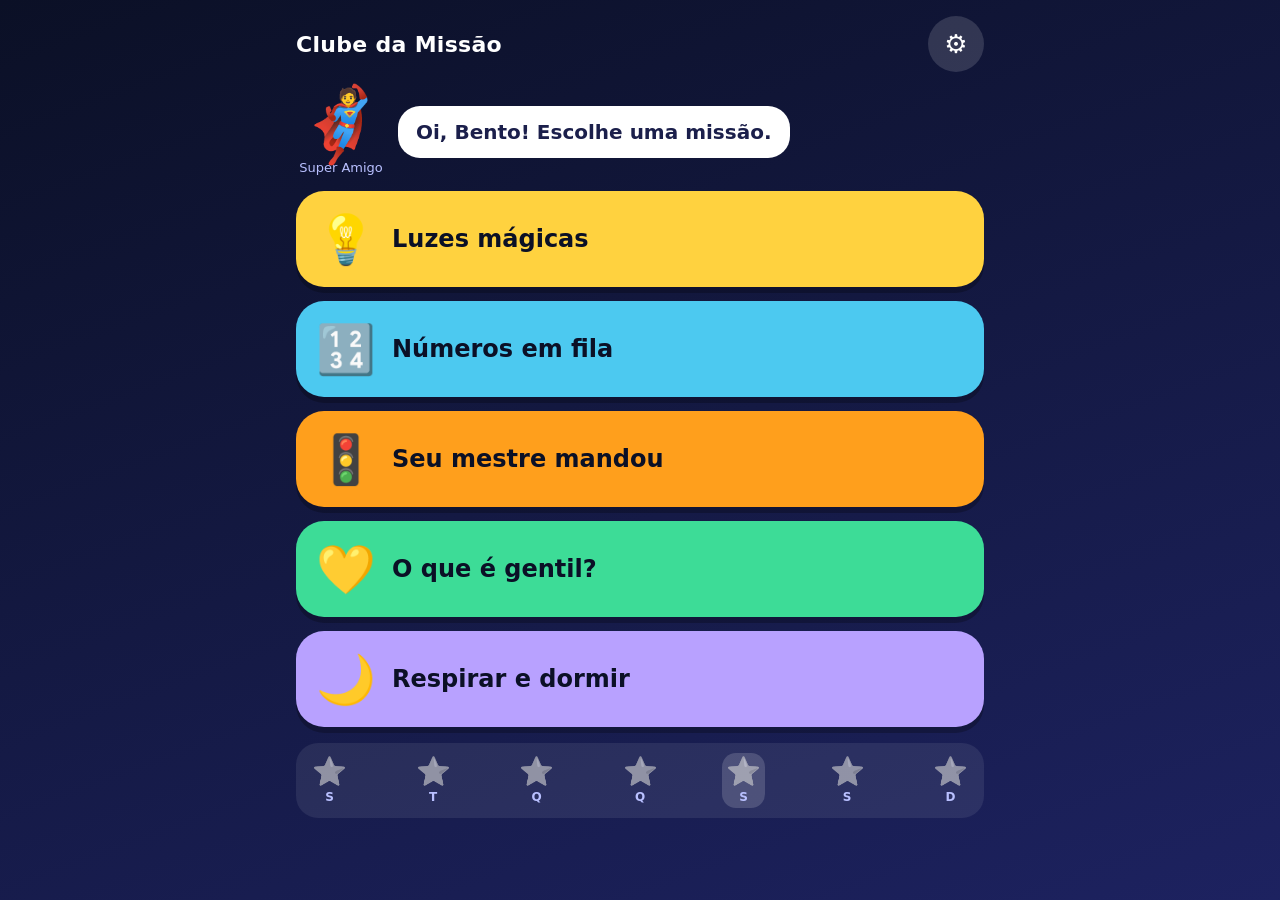
<file: index.html>
<!doctype html>
<html lang="pt-BR">
<head>
  <meta charset="utf-8">
  <meta name="viewport" content="width=device-width, initial-scale=1, viewport-fit=cover">
  <meta name="theme-color" content="#0b1026">
  <meta name="mobile-web-app-capable" content="yes">
  <meta name="apple-mobile-web-app-capable" content="yes">
  <meta name="apple-mobile-web-app-title" content="Missão da Noite">
  <meta name="apple-mobile-web-app-status-bar-style" content="black-translucent">
  <title>Missão da Noite</title>
  <link rel="manifest" href="manifest.webmanifest">
  <link rel="icon" href="icons/icon.svg" type="image/svg+xml">
  <link rel="apple-touch-icon" href="icons/apple-touch-icon.png">
  <link rel="stylesheet" href="style.css">
</head>
<body>
  <div id="app">
    <noscript>Ative o JavaScript para usar o app.</noscript>
  </div>
  <script src="app.js" defer></script>
</body>
</html>
</file>
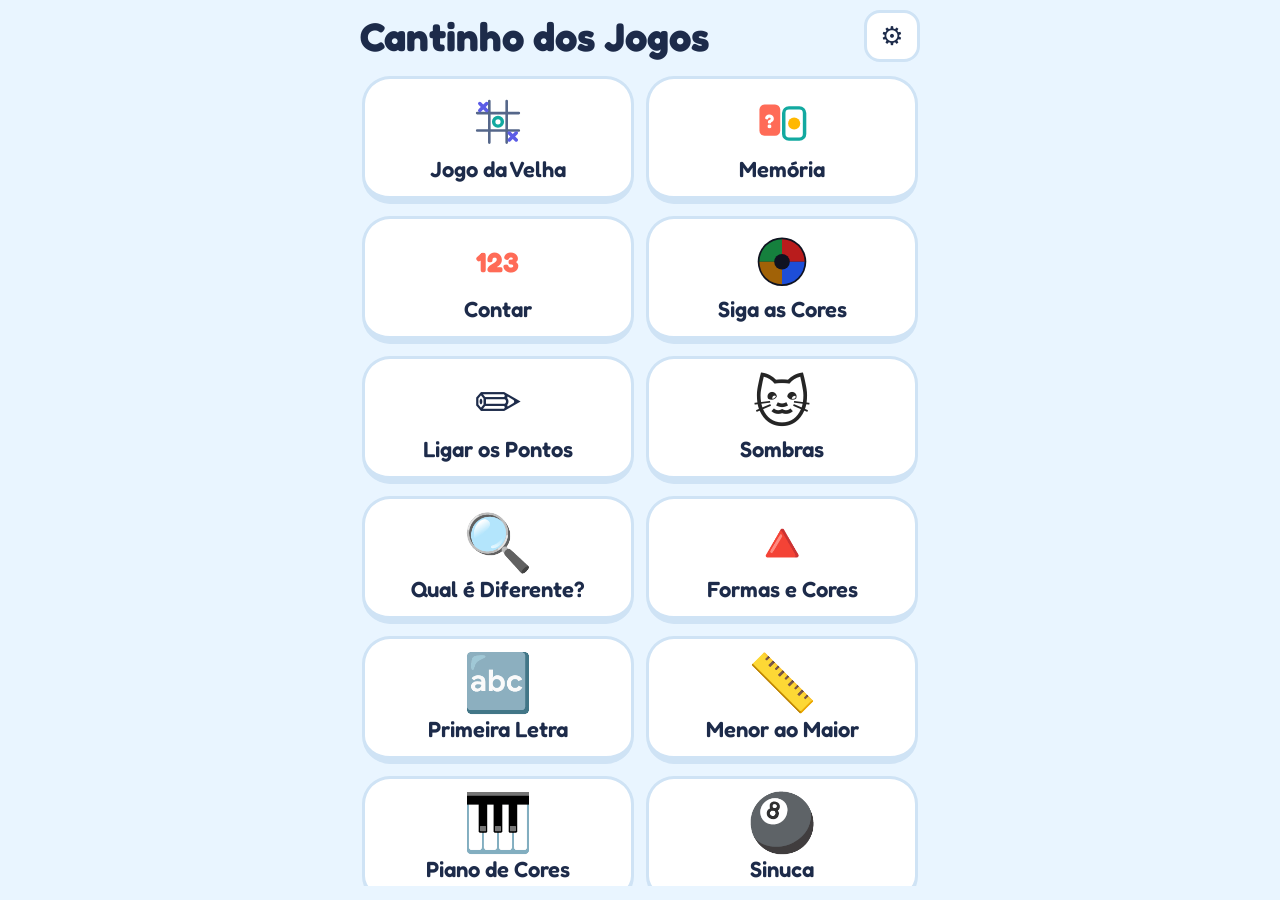
<file: games/index.html>
<!doctype html>
<html lang="pt-BR">
<head>
<meta charset="utf-8">
<meta name="viewport" content="width=device-width,initial-scale=1,viewport-fit=cover">
<meta name="theme-color" content="#e9f5ff">
<meta name="mobile-web-app-capable" content="yes">
<link rel="manifest" href="manifest.webmanifest">
<link rel="icon" href="icon-192.png">
<link rel="apple-touch-icon" href="icon-192.png">
<style>:root{color-scheme:light;padding-top:env(safe-area-inset-top,0px);padding-bottom:env(safe-area-inset-bottom,0px)}body{margin:0}[hidden]{display:none!important}</style>
<title>Cantinho dos Jogos</title>
<link rel="stylesheet" href="https://fonts.googleapis.com/css2?family=Fredoka:wght@400;500;600;700&display=swap">
<style>
/* Layout: cada tela ocupa a página inteira; a área de jogo tem tamanho fixo e nunca muda durante a partida. */
:root {
  --bg: #e9f5ff;
  --ink: #1d2b4a;
  --ink-soft: #55678a;
  --tile: #ffffff;
  --tile-edge: #cfe3f5;
  --star: #5b5ce6;
  --on-star: #ffffff;
  --ball: #12a9a0;
  --on-ball: #052e2b;
  --accent: #ff6b57;
  --accent-ink: #ffffff;
  --win: #fff2c2;
  --paper: #ffffff;
  --sky-a: #b9e3ff;
  --sky-b: #eaf8ff;
  --font: "Fredoka", "Trebuchet MS", "Segoe UI", system-ui, sans-serif;
}
@media (prefers-color-scheme: dark) {
  :root:not([data-theme="light"]) {
    --bg: #14203a; --ink: #f1f6ff; --ink-soft: #a9b9d8; --tile: #22325a; --tile-edge: #2f4478;
    --star: #a3a4ff; --on-star: #14203a; --ball: #3fd6cb; --on-ball: #0b2a28; --accent: #ff7f6b; --accent-ink: #1b1020; --win: #3a4a1f;
    --paper: #f4f7ff; --sky-a: #1d3a6b; --sky-b: #14264a;
    color-scheme: dark;
  }
}
:root[data-theme="dark"] {
  --bg: #14203a; --ink: #f1f6ff; --ink-soft: #a9b9d8; --tile: #22325a; --tile-edge: #2f4478;
  --star: #a3a4ff; --on-star: #14203a; --ball: #3fd6cb; --on-ball: #0b2a28; --accent: #ff7f6b; --accent-ink: #1b1020; --win: #3a4a1f;
  --paper: #f4f7ff; --sky-a: #1d3a6b; --sky-b: #14264a;
  color-scheme: dark;
}
* { box-sizing: border-box; -webkit-tap-highlight-color: transparent; }
html, body { height: 100%; }
body {
  background: var(--bg); color: var(--ink); font-family: var(--font); font-size: 18px;
  padding-block: 10px 14px;
  padding-left: max(16px, env(safe-area-inset-left, 0px));
  padding-right: max(16px, env(safe-area-inset-right, 0px));
  -webkit-user-select: none; user-select: none; overflow: hidden;
}
button { font-family: inherit; touch-action: manipulation; }
#app { height: 100%; max-width: 560px; margin: 0 auto; min-height: 0; }
.screen { height: 100%; display: flex; flex-direction: column; gap: 12px; min-height: 0; min-width: 0; }
.play-area { flex: 1; min-height: 0; display: flex; flex-direction: column; gap: 12px; }

/* barra superior */
.topbar { display: grid; grid-template-columns: auto 1fr auto; align-items: center; gap: 10px; flex: none; }
.ptitle { text-align: center; font-weight: 700; font-size: 20px; line-height: 1.05; min-width: 0; text-wrap: balance; }
.small-btn {
  font-weight: 600; font-size: 16px; color: var(--ink); background: var(--tile);
  border: 3px solid var(--tile-edge); border-radius: 16px; padding: 8px 14px; cursor: pointer; min-height: 46px;
}
.small-btn[aria-pressed="true"].on { border-color: var(--accent); }

/* central de jogos */
.hub-head { display: flex; align-items: center; justify-content: space-between; gap: 10px; flex: none; }
.gear { font-size: 26px; line-height: 1; min-width: 56px; min-height: 52px; padding: 4px 10px; flex: none; }
h1 { font-size: clamp(28px, 7.4vw, 40px); line-height: 1.05; margin: 0; font-weight: 700; text-wrap: balance; }
.hub-grid { flex: 1; min-height: 0; overflow-y: auto; display: grid; grid-template-columns: 1fr 1fr; grid-auto-rows: minmax(128px, 1fr); gap: 12px; padding: 2px 2px 8px; align-content: stretch; }
.gcard {
  background: var(--tile); border: 3px solid var(--tile-edge); border-bottom-width: 8px; border-radius: 28px;
  display: flex; flex-direction: column; align-items: center; justify-content: center; gap: 8px; padding: 8px;
  color: var(--ink); font-weight: 600; font-size: clamp(17px, 4.6vw, 22px); cursor: pointer; min-height: 0; min-width: 0;
  text-align: center; line-height: 1.1;
}
.gcard:active { transform: translateY(3px); border-bottom-width: 5px; }
.gcard svg { width: clamp(44px, 15vw, 78px); height: auto; max-height: 55%; }

/* menu de cada jogo */
.menu-body { flex: 1; min-height: 0; overflow: auto; display: flex; flex-direction: column; -webkit-user-select: auto; user-select: auto; }
.menu-inner { margin: auto 0; display: flex; flex-direction: column; gap: 14px; padding: 4px 0; min-width: 0; }
.menu-inner.top { margin: 0; }
.menu-inner h2 { margin: 0; text-align: center; font-size: 34px; line-height: 1.05; }
.menu-inner .desc { margin: 0; text-align: center; color: var(--ink-soft); font-weight: 500; }
.menu-icon { display: grid; place-items: center; }
.menu-icon svg { width: 84px; height: 84px; }
.compact .menu-icon { display: none; }
.label { font-weight: 600; color: var(--ink-soft); text-transform: uppercase; letter-spacing: .08em; font-size: 14px; margin-bottom: -6px; }
.chips { display: flex; flex-wrap: wrap; gap: 10px; }
.chip {
  flex: 1 1 28%; font-weight: 600; font-size: 18px; color: var(--ink); background: var(--tile);
  border: 3px solid var(--tile-edge); border-radius: 18px; padding: 12px 6px; cursor: pointer; min-height: 52px;
}
.chip[aria-pressed="true"] { border-color: var(--accent); background: var(--accent); color: var(--accent-ink); }
.big {
  font-weight: 600; font-size: 22px; color: var(--ink); background: var(--tile);
  border: 3px solid var(--tile-edge); border-bottom-width: 7px; border-radius: 26px; padding: 16px 18px;
  display: flex; align-items: center; justify-content: center; gap: 12px; cursor: pointer; text-align: center; width: 100%;
}
.big:active { transform: translateY(3px); border-bottom-width: 4px; }
.big small { display: block; font-size: 15px; font-weight: 400; color: var(--ink-soft); }
.big.primary { background: var(--accent); color: var(--accent-ink); border-color: transparent; border-bottom-color: rgba(0,0,0,.2); }
.big.primary small { color: inherit; opacity: .85; }
.actions { display: flex; flex-direction: column; gap: 12px; }
.sel {
  font: inherit; font-size: 17px; color: var(--ink); background: var(--tile); width: 100%;
  border: 3px solid var(--tile-edge); border-radius: 16px; padding: 12px; min-height: 52px;
}
.tip { margin: 0; color: var(--ink-soft); font-size: 15px; line-height: 1.35; font-weight: 400; }

/* busca de desenhos */
.extra { display: flex; flex-direction: column; gap: 8px; }
.extra .label, .extra .hint { margin: 0; }
.searchrow { display: flex; gap: 8px; }
.inp {
  flex: 1; min-width: 0; font: inherit; font-size: 18px; color: var(--ink); background: var(--tile);
  border: 3px solid var(--tile-edge); border-radius: 16px; padding: 10px 14px; min-height: 52px;
  -webkit-user-select: text; user-select: text;
}
.hint { min-height: 20px; color: var(--ink-soft); font-size: 15px; font-weight: 500; margin: -4px 0 -4px; }
.thumbs { display: grid; grid-template-columns: repeat(4, minmax(0, 1fr)); gap: 8px; max-height: 32vh; overflow-y: auto; padding: 2px; }
.thumb {
  background: var(--tile); border: 3px solid var(--tile-edge); border-radius: 16px; padding: 4px 2px 5px; cursor: pointer;
  display: flex; flex-direction: column; align-items: center; gap: 2px; color: var(--ink); font-size: 12px; font-weight: 600; min-width: 0;
}
.thumb svg { width: 100%; height: auto; display: block; border-radius: 10px; }
.thumb .reg { stroke-width: 2.2; }
.thumb[aria-pressed="true"] { border-color: var(--accent); background: var(--win); }
@media (max-width: 380px) { .thumbs { grid-template-columns: repeat(3, minmax(0, 1fr)); } }

/* partes comuns dos jogos */
.status {
  flex: none; min-height: 56px; display: flex; align-items: center; justify-content: center; gap: 12px;
  font-size: 26px; font-weight: 700; text-align: center; line-height: 1.1;
}
.status svg { width: 42px; height: 42px; flex: none; }
.status.small { font-size: 22px; }
.stage { flex: 1; min-height: 0; container-type: size; display: grid; place-items: center; }
.square { width: min(100cqw, 100cqh); height: min(100cqw, 100cqh); }
.bottom { flex: none; min-height: 76px; display: flex; flex-direction: column; justify-content: center; }
.bottom[data-show="false"] .big { visibility: hidden; pointer-events: none; }
.focusable:focus-visible, button:focus-visible, .inp:focus-visible, .sel:focus-visible { outline: 4px solid var(--accent); outline-offset: 2px; }

/* placar */
.scores { flex: none; display: grid; grid-template-columns: 1fr 1fr; gap: 10px; }
.score {
  background: var(--tile); border: 3px solid var(--tile-edge); border-radius: 20px; height: 56px;
  display: flex; align-items: center; justify-content: center; gap: 10px; font-weight: 700; font-size: 28px;
  font-variant-numeric: tabular-nums;
}
.score svg { width: 32px; height: 32px; }
.score[data-on="true"] { border-color: var(--accent); }
.pbadge { width: 32px; height: 32px; border-radius: 50%; display: grid; place-items: center; font-size: 18px; font-weight: 700; flex: none; }
.pbadge.p1 { background: var(--star); color: var(--on-star); }
.pbadge.p2 { background: var(--ball); color: var(--on-ball); }

/* jogo da velha */
.board { display: grid; grid-template-columns: repeat(3, minmax(0, 1fr)); grid-template-rows: repeat(3, minmax(0, 1fr)); gap: 10px; width: 100%; height: 100%; }
.cell {
  background: var(--tile); border: 3px solid var(--tile-edge); border-bottom-width: 7px; border-radius: 24px;
  padding: 12%; cursor: pointer; min-width: 0; min-height: 0; overflow: hidden; color: inherit; position: relative;
}
.cell:disabled { cursor: default; }
.cell:not(:disabled):active { transform: translateY(3px); }
.cell svg { position: absolute; inset: 12%; width: 76%; height: 76%; display: block; }
.cell.pop svg { animation: pop .35s cubic-bezier(.3, 1.6, .5, 1); }
.cell.win { background: var(--win); border-color: var(--accent); }
.cell.win svg { animation: bounce .7s ease-in-out infinite alternate; }
@keyframes pop { from { transform: scale(.2); opacity: 0; } to { transform: scale(1); opacity: 1; } }
@keyframes bounce { from { transform: scale(1) rotate(-6deg); } to { transform: scale(1.14) rotate(6deg); } }

/* memória */
.mgrid { display: grid; gap: 8px; width: 100cqw; height: 100cqh; }
.mcard { container-type: size; position: relative; background: none; border: 0; padding: 0; min-width: 0; min-height: 0; cursor: pointer; perspective: 700px; }
.mcard .inner { position: absolute; inset: 0; transform-style: preserve-3d; transition: transform .4s; }
.mcard.open .inner { transform: rotateY(180deg); }
.face {
  position: absolute; inset: 0; display: grid; place-items: center; border-radius: 22px;
  -webkit-backface-visibility: hidden; backface-visibility: hidden; font-size: 50cqmin; font-weight: 700;
}
.face.back { background: var(--accent); color: var(--accent-ink); border: 3px solid transparent; border-bottom: 7px solid rgba(0,0,0,.2); }
.face.front { background: var(--tile); border: 3px solid var(--tile-edge); transform: rotateY(180deg); }
.mcard.ok .face.front { background: var(--win); border-color: var(--accent); }

/* contar */
.items { display: grid; width: 100cqw; height: 100cqh; }
.it { font-size: inherit; display: grid; place-items: center; background: none; border: 0; padding: 0; cursor: pointer; position: relative; line-height: 1; min-width: 0; min-height: 0; color: inherit; }
.it.cnt { opacity: .55; }
.it.cnt::after {
  content: attr(data-n); position: absolute; right: 6%; bottom: 6%; min-width: 1.5em; height: 1.5em; padding: 0 .25em; border-radius: 1em;
  background: var(--accent); color: var(--accent-ink); font-size: .3em; font-weight: 700; display: grid; place-items: center; font-family: var(--font);
}
.choices { flex: none; display: grid; grid-template-columns: repeat(3, 1fr); gap: 10px; min-height: 84px; }
.num { font-size: 40px; font-weight: 700; color: var(--ink); background: var(--tile); border: 3px solid var(--tile-edge); border-bottom-width: 7px; border-radius: 24px; cursor: pointer; }
.num:active { transform: translateY(3px); }
.num.right { background: #22c55e; color: #fff; border-color: transparent; }
.num.wrong { opacity: .35; animation: shake .3s; }
@keyframes shake { 25% { transform: translateX(-6px); } 75% { transform: translateX(6px); } }

/* siga as cores (estilo Simon) */
.simon { position: relative; width: 100%; height: 100%; border-radius: 50%; overflow: hidden; background: #0f1220; display: grid; grid-template-columns: 1fr 1fr; grid-template-rows: 1fr 1fr; gap: 3.2%; container-type: size; border: 6px solid #0f1220; box-shadow: 0 6px 0 rgba(0,0,0,.25); }
.spad { border: 0; padding: 0; background: var(--c); cursor: pointer; min-width: 0; min-height: 0; transition: background .06s; touch-action: none; }
.spad.lit { background: var(--cl); box-shadow: inset 0 0 14cqw rgba(255,255,255,.55); }
.shub {
  position: absolute; left: 50%; top: 50%; width: 38%; aspect-ratio: 1; transform: translate(-50%, -50%); border-radius: 50%;
  background: #0f1220; border: 1.4cqw solid #2a2f45; display: grid; place-items: center; color: #e8ecf8; text-align: center;
}
.shub .hn { font-size: 15cqw; font-weight: 700; line-height: 1; font-variant-numeric: tabular-nums; }
.shub .hb { font: inherit; font-size: 6cqw; font-weight: 700; color: #0f1220; background: #fde047; border: 0; border-radius: 3cqw; padding: 2.2cqw 4cqw; cursor: pointer; }
.shub.idle .hn { display: none; }
.shub:not(.idle) .hb { display: none; }

/* novos jogos */
.emo { display: block; font-size: 64px; line-height: 1; }
.gcard .emo { font-size: clamp(40px, 12vw, 56px); }
.emo.sil { filter: brightness(0); opacity: .85; }
.square { position: relative; }
.two { display: grid; grid-template-columns: 1fr 1fr; gap: 10px; }
.two .big { font-size: 18px; padding: 12px; }
.it.wrong { animation: shake .3s; }
.it.sz { display: flex; flex-direction: column; align-items: center; justify-content: center; gap: 6px; font-size: 16px; }
.it.sz.cnt { opacity: 1; }
.it.sz.cnt span { opacity: .45; }
.it.sz.cnt::after { position: static; font-size: 20px; min-width: 1.6em; height: 1.6em; }

/* perguntas e respostas */
.qbox { width: 100cqw; height: 100cqh; display: grid; place-items: center; text-align: center; font-size: min(52cqmin, 190px); line-height: 1; cursor: pointer; }
.qbox .cap { display: block; font-size: .2em; font-weight: 700; margin-top: .18em; line-height: 1.1; }
.qbox svg { width: min(78cqmin, 260px); height: auto; display: block; }
.qchoices { flex: none; display: grid; gap: 10px; min-height: 96px; }
.qc {
  font-size: 46px; font-weight: 700; color: var(--ink); background: var(--tile); border: 3px solid var(--tile-edge); border-bottom-width: 7px;
  border-radius: 24px; cursor: pointer; min-height: 92px; display: grid; place-items: center; padding: 4px; min-width: 0; line-height: 1;
}
.qc:active { transform: translateY(3px); }
.qc svg { width: 64px; height: 64px; display: block; }
.qc.right { background: #22c55e; color: #fff; border-color: transparent; }
.qc.wrong { opacity: .35; animation: shake .3s; }
.sil { display: block; filter: brightness(0); opacity: .85; }
.qc.right .sil { filter: none; opacity: 1; }

/* qual é diferente */
.dgrid {
  display: grid; width: min(100cqw, 100cqh); height: min(100cqw, 100cqh); gap: 6px;
  grid-template-columns: repeat(var(--n), minmax(0, 1fr)); grid-template-rows: repeat(var(--n), minmax(0, 1fr));
  font-size: calc(min(100cqw, 100cqh) / var(--n) * .66);
}
.dcell { background: var(--tile); border: 3px solid var(--tile-edge); border-radius: 18%; display: grid; place-items: center; cursor: pointer; padding: 0; font-size: inherit; line-height: 1; color: inherit; min-width: 0; min-height: 0; }
.dcell.right { background: var(--win); border-color: var(--accent); }
.dcell.wrong { opacity: .3; }

/* piano */
.keys { display: grid; grid-template-columns: repeat(8, minmax(0, 1fr)); gap: 6px; width: 100%; height: 100%; }
.key {
  border: 0; border-radius: 14px 14px 22px 22px; background: var(--c); cursor: pointer; color: #fff; font-weight: 700; font-size: 14px; min-width: 0; padding: 0 0 14px;
  display: flex; align-items: flex-end; justify-content: center; touch-action: none; box-shadow: inset 0 -12px 0 rgba(0,0,0,.18); text-shadow: 0 1px 2px rgba(0,0,0,.35);
}
.key.on { filter: brightness(1.25); transform: translateY(4px); }
.key.next { outline: 5px solid var(--ink); outline-offset: -5px; animation: blink .55s ease-in-out infinite alternate; }
@keyframes blink { to { filter: brightness(1.45); } }

/* ligar os pontos */
.dots { width: 100%; height: 100%; display: block; background: var(--paper); border-radius: 22px; border: 3px solid var(--tile-edge); }
.dots .hit { fill: transparent; cursor: pointer; }
.dots .dot { fill: var(--accent); stroke: #1d2b4a; stroke-width: .8; }
.dots .pt.dn .dot { fill: #1d2b4a; }
.dots .pt.next .dot { fill: #facc15; transform-box: fill-box; transform-origin: center; animation: pulse .6s ease-in-out infinite alternate; }
@keyframes pulse { to { transform: scale(1.5); } }
.dots text { font-family: var(--font); font-weight: 700; font-size: 5.6px; fill: #1d2b4a; pointer-events: none; -webkit-user-select: none; user-select: none; }
.dots .segs line { stroke: #1d2b4a; stroke-width: 1.4; stroke-linecap: round; }
.dots .fillpoly { opacity: 0; transition: opacity .5s; stroke: #1d2b4a; stroke-width: 1.3; stroke-linejoin: round; }
.dots.done .fillpoly { opacity: 1; }
.dots .decor { opacity: 0; transition: opacity .5s .2s; pointer-events: none; }
.dots.done .decor { opacity: 1; }
.dots .segs, .dots .pt { transition: opacity .4s; }
.dots.done .segs, .dots.done .pt { opacity: 0; }

/* sinuca e futebol */
.gfield { position: relative; height: min(100cqh, 160cqw); aspect-ratio: 5 / 8; border-radius: 22px; overflow: hidden; box-shadow: 0 0 0 3px var(--tile-edge); background: #1b9a50; }
.gfield canvas { position: absolute; inset: 0; width: 100%; height: 100%; display: block; touch-action: none; }

.confetti { position: fixed; inset: 0; pointer-events: none; overflow: hidden; z-index: 20; }
.confetti i { position: absolute; top: -20px; width: 12px; height: 18px; border-radius: 3px; animation: fall linear forwards; }
@keyframes fall { to { transform: translateY(110vh) rotate(720deg); } }
.gcard { position: relative; }
@media (prefers-reduced-motion: reduce) {
  .cell.pop svg, .cell.win svg { animation: none; }
  .confetti { display: none; }
  .mcard .inner { transition: none; }
}
</style>
</head>
<body>
<div id="app">
  <section id="hub" class="screen">
    <div class="hub-head"><h1>Cantinho dos Jogos</h1><button class="small-btn gear" id="btnCfg" type="button" aria-label="Configurações">⚙️</button></div>
    <div class="hub-grid" id="hubGrid"></div>
  </section>
  <section id="gmenu" class="screen" hidden></section>
  <section id="play" class="screen" hidden>
    <div class="topbar">
      <button class="small-btn" id="btnBack" type="button">&larr; Voltar</button>
      <div class="ptitle" id="ptitle"></div>
      <button class="small-btn snd" type="button"></button>
    </div>
    <div class="play-area" id="playArea"></div>
  </section>
  <section id="settings" class="screen" hidden></section>
</div>
<div class="confetti" id="confetti" aria-hidden="true"></div>

<script>
(function () {
  'use strict';
  var $ = function (id) { return document.getElementById(id); };
  function rand(n) { return Math.floor(Math.random() * n); }
  function pick(a) { return a[rand(a.length)]; }
  var bags = {};
  /* sorteio sem repetir: só repete depois de passar por todos */
  function bagPick(key, arr) {
    var b = bags[key];
    if (!b || !b.q.length || b.len !== arr.length) {
      var q = shuffle(arr);
      if (b && b.last !== undefined && q.length > 1 && q[q.length - 1] === b.last) q.unshift(q.pop());
      b = bags[key] = { q: q, len: arr.length, last: b ? b.last : undefined };
    }
    var v = b.q.pop(); b.last = v; return v;
  }
  function shuffle(a) { a = a.slice(); for (var i = a.length - 1; i > 0; i--) { var j = rand(i + 1), t = a[i]; a[i] = a[j]; a[j] = t; } return a; }

  /* ---------- ajustes salvos no aparelho ---------- */
  var KEY = 'cantinho.cfg';
  var cfg = { sound: true, voice: true, voiceName: '', rate: 0.95, sort: 'default' };
  try { var saved = JSON.parse(localStorage.getItem(KEY) || '{}'); Object.keys(cfg).forEach(function (k) { if (k in saved) cfg[k] = saved[k]; }); } catch (e) {}
  function saveCfg() { try { localStorage.setItem(KEY, JSON.stringify(cfg)); } catch (e) {} }

  var gtoken = 0, cleanups = [], current = null;
  function later(fn, ms) { var T = gtoken; return setTimeout(function () { if (T === gtoken) fn(); }, ms); }

  /* ---------- sons ---------- */
  var ctx = null;
  function audio() {
    ctx = ctx || new (window.AudioContext || window.webkitAudioContext)();
    if (ctx.state === 'suspended' && ctx.resume) ctx.resume();
    return ctx;
  }
  function beep(freq, dur, type, delay) {
    if (!cfg.sound) return;
    try {
      var c = audio(), t = c.currentTime + (delay || 0), o = c.createOscillator(), g = c.createGain();
      o.type = type || 'sine'; o.frequency.value = freq;
      g.gain.setValueAtTime(0.0001, t); g.gain.exponentialRampToValueAtTime(0.18, t + 0.02);
      g.gain.exponentialRampToValueAtTime(0.0001, t + dur);
      o.connect(g); g.connect(c.destination); o.start(t); o.stop(t + dur + 0.02);
    } catch (e) {}
  }
  function startTone(freq, vol) {
    if (!cfg.sound) return null;
    try {
      var c = audio(), o = c.createOscillator(), g = c.createGain();
      o.type = 'square'; o.frequency.value = freq;
      g.gain.setValueAtTime(0.0001, c.currentTime); g.gain.exponentialRampToValueAtTime(vol || 0.07, c.currentTime + 0.015);
      o.connect(g); g.connect(c.destination); o.start();
      return { o: o, g: g };
    } catch (e) { return null; }
  }
  function stopTone(t) {
    if (!t) return;
    try {
      var now = ctx.currentTime;
      t.g.gain.cancelScheduledValues(now); t.g.gain.setValueAtTime(Math.max(t.g.gain.value, 0.0002), now);
      t.g.gain.exponentialRampToValueAtTime(0.0001, now + 0.05); t.o.stop(now + 0.07);
    } catch (e) {}
  }
  function sfxWin() { [523, 659, 784, 1047].forEach(function (f, i) { beep(f, 0.22, 'triangle', i * 0.12); }); }
  function sfxBad() { beep(220, 0.25, 'sine'); }

  /* ---------- voz ---------- */
  var synth = window.speechSynthesis || null, uref = null, ptVoices = [];
  function normLang(l) { return (l || '').replace('_', '-'); }
  function loadVoices() {
    if (!synth) return;
    try { ptVoices = synth.getVoices().filter(function (v) { return /^pt/i.test(normLang(v.lang)); }); } catch (e) { ptVoices = []; }
  }
  if (synth) {
    loadVoices();
    if (synth.addEventListener) synth.addEventListener('voiceschanged', loadVoices); else synth.onvoiceschanged = loadVoices;
  }
  function voiceScore(v) {
    var n = (v.name || '').toLowerCase(), s = 0;
    if (/natural|neural|online/.test(n)) s += 60;
    if (/premium|enhanced|aprimorad|melhorad/.test(n)) s += 50;
    if (/siri/.test(n)) s += 45;
    if (/google/.test(n)) s += 40;
    if (/luciana|francisca|thalita|camila|vit[oó]ria|felipe|antonio|ant[oô]nio/.test(n)) s += 30;
    if (/compact|espeak|robot/.test(n)) s -= 40;
    if (v.localService === false) s += 5;
    return s;
  }
  function autoVoice() {
    var br = ptVoices.filter(function (v) { return normLang(v.lang).toLowerCase() === 'pt-br'; });
    if (!br.length) return null;
    return br.slice().sort(function (a, b) { return voiceScore(b) - voiceScore(a); })[0];
  }
  function chosenVoice() {
    if (cfg.voiceName) { for (var i = 0; i < ptVoices.length; i++) if (ptVoices[i].name === cfg.voiceName) return ptVoices[i]; }
    return autoVoice();
  }
  function speak(text) {
    if (!synth || !cfg.sound || !cfg.voice || !text) return;
    try {
      if (synth.speaking || synth.pending) synth.cancel();
      var u = new SpeechSynthesisUtterance(text), v = chosenVoice();
      if (v) { u.voice = v; u.lang = normLang(v.lang); } else u.lang = 'pt-BR';
      u.rate = cfg.rate; u.pitch = 1.05; u.volume = 1;
      uref = u;
      setTimeout(function () { if (uref === u) synth.speak(u); }, 40);
    } catch (e) {}
  }
  function stopSpeech() { uref = null; try { if (synth) synth.cancel(); } catch (e) {} }

  function confetti() {
    var box = $('confetti'), colors = ['#ffb800', '#12a9a0', '#ff6b57', '#7c5cff', '#4cc9f0'];
    for (var i = 0; i < 46; i++) {
      var e = document.createElement('i');
      e.style.left = Math.random() * 100 + '%'; e.style.background = pick(colors);
      e.style.animationDuration = 1.8 + Math.random() * 1.6 + 's'; e.style.animationDelay = Math.random() * 0.5 + 's';
      box.appendChild(e);
    }
    later(function () { box.innerHTML = ''; }, 4200);
  }
  function updateSnd() {
    document.querySelectorAll('.snd').forEach(function (b) { b.textContent = 'Som: ' + (cfg.sound ? 'ligado' : 'desligado'); b.setAttribute('aria-pressed', String(cfg.sound)); });
  }
  document.querySelectorAll('.snd').forEach(function (b) {
    b.addEventListener('click', function () { cfg.sound = !cfg.sound; if (!cfg.sound) stopSpeech(); saveCfg(); updateSnd(); });
  });

  /* ---------- figuras ---------- */
  var X = '<svg viewBox="0 0 100 100" aria-hidden="true"><path d="M22 22 L78 78 M78 22 L22 78" fill="none" stroke="var(--star)" stroke-width="16" stroke-linecap="round"/></svg>';
  var O = '<svg viewBox="0 0 100 100" aria-hidden="true"><circle cx="50" cy="50" r="33" fill="none" stroke="var(--ball)" stroke-width="16"/></svg>';
  function scoresHTML() {
    return '<div class="scores"><div class="score" data-p="0"><span class="pbadge p1">1</span><span class="n">0</span></div>' +
      '<div class="score" data-p="1"><span class="pbadge p2">2</span><span class="n">0</span></div></div>';
  }
  function paintScores(area, scores, turn, over) {
    [0, 1].forEach(function (p) {
      var el = area.querySelector('.score[data-p="' + p + '"]'); if (!el) return;
      el.querySelector('.n').textContent = scores[p]; el.dataset.on = String(!over && turn === p);
    });
  }
  function result2(scores) {
    if (scores[0] === scores[1]) return 'Empate! Bom jogo!';
    return 'Jogador ' + (scores[0] > scores[1] ? 1 : 2) + ' ganhou!';
  }

  /* ---------- JOGO DA VELHA ---------- */
  var ICON = { X: X, O: O };
  var DE = { X: 'do X', O: 'da bola' };
  var NAME = { X: 'X', O: 'bola' };
  var LINES = [[0,1,2],[3,4,5],[6,7,8],[0,3,6],[1,4,7],[2,5,8],[0,4,8],[2,4,6]];
  function winnerOf(b) {
    for (var i = 0; i < LINES.length; i++) { var l = LINES[i]; if (b[l[0]] && b[l[0]] === b[l[1]] && b[l[0]] === b[l[2]]) return { p: b[l[0]], line: l }; }
    return null;
  }
  function empties(b) { var r = []; for (var i = 0; i < 9; i++) if (!b[i]) r.push(i); return r; }
  function minimax(b, player) {
    var w = winnerOf(b); if (w) return w.p === 'O' ? 10 : -10;
    var e = empties(b); if (!e.length) return 0;
    var best = player === 'O' ? -Infinity : Infinity;
    for (var k = 0; k < e.length; k++) {
      b[e[k]] = player; var s = minimax(b, player === 'O' ? 'X' : 'O'); b[e[k]] = null;
      best = player === 'O' ? Math.max(best, s) : Math.min(best, s);
    }
    return best;
  }
  function findWinning(b, p) {
    var e = empties(b);
    for (var i = 0; i < e.length; i++) { b[e[i]] = p; var w = winnerOf(b); b[e[i]] = null; if (w) return e[i]; }
    return -1;
  }
  function cpuChoice(board, level) {
    var b = board.slice(), e = empties(b);
    if (level === 'easy') return pick(e);
    if (level === 'mid') {
      var m = findWinning(b, 'O'); if (m < 0) m = findWinning(b, 'X');
      if (m >= 0 && Math.random() < 0.85) return m;
      return pick(e);
    }
    var bestScore = -Infinity, moves = [];
    for (var i = 0; i < e.length; i++) {
      b[e[i]] = 'O'; var s = minimax(b, 'X'); b[e[i]] = null;
      if (s > bestScore) { bestScore = s; moves = [e[i]]; } else if (s === bestScore) moves.push(e[i]);
    }
    return pick(moves);
  }

  function velha(area, o, mode) {
    var level = o.level;
    area.innerHTML =
      '<div class="scores"><div class="score" data-p="X"><span class="ic">' + X + '</span><span class="n">0</span></div>' +
      '<div class="score" data-p="O"><span class="ic">' + O + '</span><span class="n">0</span></div></div>' +
      '<div class="status" aria-live="polite"></div>' +
      '<div class="stage"><div class="square"><div class="board"></div></div></div>' +
      '<div class="bottom" data-show="false"><button class="big primary" type="button">Jogar de novo</button></div>';
    var boardEl = area.querySelector('.board'), statusEl = area.querySelector('.status'), bottom = area.querySelector('.bottom');
    var scoreEls = { X: area.querySelector('[data-p="X"]'), O: area.querySelector('[data-p="O"]') };
    var st = { board: [], turn: 'X', starter: 'X', over: false, last: -1, line: [], scores: { X: 0, O: 0 } };
    var cells = [];
    for (var i = 0; i < 9; i++) {
      var c = document.createElement('button'); c.type = 'button'; c.className = 'cell';
      c.addEventListener('click', (function (idx) { return function () { onCell(idx); }; })(i));
      boardEl.appendChild(c); cells.push(c);
    }
    function render() {
      for (var i = 0; i < 9; i++) {
        var v = st.board[i], c = cells[i];
        if ((c.dataset.v || '') !== (v || '')) { c.innerHTML = v ? ICON[v] : ''; c.dataset.v = v || ''; }
        c.className = 'cell' + (i === st.last && v ? ' pop' : '') + (st.line.indexOf(i) >= 0 ? ' win' : '');
        c.disabled = !!v || st.over || (mode === 'cpu' && st.turn === 'O');
        c.setAttribute('aria-label', 'Casa ' + (i + 1) + (v ? ', ' + NAME[v] : ', vazia'));
      }
      ['X', 'O'].forEach(function (p) {
        scoreEls[p].querySelector('.n').textContent = st.scores[p];
        scoreEls[p].dataset.on = String(!st.over && st.turn === p);
      });
    }
    function turnStatus(say) {
      if (mode === 'cpu') { statusEl.innerHTML = st.turn === 'X' ? 'Sua vez ' + X : 'Pensando… ' + O; if (say && st.turn === 'X') speak('Sua vez!'); }
      else { statusEl.innerHTML = 'Vez ' + DE[st.turn] + ' ' + ICON[st.turn]; if (say) speak('Vez ' + DE[st.turn]); }
    }
    function newRound() {
      st.board = [null,null,null,null,null,null,null,null,null]; st.turn = st.starter; st.over = false; st.last = -1; st.line = [];
      bottom.dataset.show = 'false'; cells.forEach(function (c) { c.dataset.v = ''; c.innerHTML = ''; });
      render(); turnStatus(true);
      if (mode === 'cpu' && st.turn === 'O') cpuLater();
    }
    function cpuLater() { later(function () { if (!st.over) place(cpuChoice(st.board, level)); }, 650); }
    function onCell(i) { if (st.over || st.board[i]) return; if (mode === 'cpu' && st.turn !== 'X') return; place(i); }
    function place(i) {
      if (i == null || i < 0 || st.board[i] || st.over) return;
      var p = st.turn; st.board[i] = p; st.last = i; beep(p === 'X' ? 660 : 440, 0.15, 'triangle');
      var w = winnerOf(st.board);
      if (w) {
        st.over = true; st.line = w.line; st.scores[w.p]++; render();
        var txt = mode === 'cpu' ? (w.p === 'X' ? 'Você ganhou!' : 'O computador ganhou!') : (w.p === 'X' ? 'O X ganhou!' : 'A bola ganhou!');
        statusEl.innerHTML = txt + ' ' + ICON[w.p]; speak(txt);
        sfxWin(); if (mode === 'pvp' || w.p === 'X') confetti();
        end(); return;
      }
      if (!empties(st.board).length) { st.over = true; render(); statusEl.textContent = 'Empate! Bom jogo!'; speak('Empate! Bom jogo!'); beep(330, 0.2); beep(294, 0.3, 'sine', 0.18); end(); return; }
      st.turn = p === 'X' ? 'O' : 'X'; render(); turnStatus(mode === 'pvp');
      if (mode === 'cpu' && st.turn === 'O') cpuLater();
    }
    function end() { st.starter = st.starter === 'X' ? 'O' : 'X'; bottom.dataset.show = 'true'; }
    bottom.querySelector('button').addEventListener('click', newRound);
    newRound();
  }

  /* ---------- MEMÓRIA (1 ou 2 jogadores) ---------- */
  var BICHOS = [['🐶', 'cachorro'], ['🐱', 'gato'], ['🐸', 'sapo'], ['🐵', 'macaco'], ['🐰', 'coelho'], ['🦁', 'leão'],
                ['🐷', 'porquinho'], ['🐻', 'urso'], ['🐼', 'panda'], ['🐮', 'vaquinha'], ['🐯', 'tigre'], ['🦊', 'raposa'],
                ['🐔', 'galinha'], ['🐘', 'elefante'], ['🐢', 'tartaruga'], ['🐴', 'cavalo']];
  function memoria(area, o, mode, api) {
    var pairs = o.pairs, players = o.players;
    var chosen = shuffle(BICHOS).slice(0, pairs), deck = shuffle(chosen.concat(chosen));
    var cols = deck.length <= 8 ? 2 : deck.length <= 12 ? 3 : 4, rows = deck.length / cols;
    area.innerHTML = (players === 2 ? scoresHTML() : '') + '<div class="status small" aria-live="polite"></div><div class="stage"><div class="mgrid"></div></div>' +
      '<div class="bottom" data-show="false"><button class="big primary" type="button">Jogar de novo</button></div>';
    var statusEl = area.querySelector('.status'), grid = area.querySelector('.mgrid'), bottom = area.querySelector('.bottom');
    grid.style.gridTemplateColumns = 'repeat(' + cols + ', minmax(0, 1fr))';
    grid.style.gridTemplateRows = 'repeat(' + rows + ', minmax(0, 1fr))';
    var open = [], lock = false, moves = 0, found = 0, els = [], turn = 0, scores = [0, 0], over = false;
    function info() {
      if (players === 2) { statusEl.textContent = over ? statusEl.textContent : 'Vez do jogador ' + (turn + 1); paintScores(area, scores, turn, over); }
      else statusEl.innerHTML = 'Jogadas: ' + moves + ' &nbsp;·&nbsp; Pares: ' + found + '/' + pairs;
    }
    deck.forEach(function (e, i) {
      var b = document.createElement('button'); b.type = 'button'; b.className = 'mcard';
      b.setAttribute('aria-label', 'Carta ' + (i + 1));
      b.innerHTML = '<div class="inner"><div class="face back">?</div><div class="face front">' + e[0] + '</div></div>';
      b.addEventListener('click', function () { flip(i); });
      grid.appendChild(b); els.push(b);
    });
    function finish() {
      over = true; sfxWin(); confetti(); bottom.dataset.show = 'true';
      var txt = players === 2 ? result2(scores) : 'Parabéns! Achou todos!';
      statusEl.textContent = txt; speak(txt); info();
    }
    function flip(i) {
      if (lock || over || els[i].classList.contains('open')) return;
      els[i].classList.add('open'); beep(520, 0.1, 'triangle'); speak(deck[i][1]); open.push(i);
      if (open.length < 2) return;
      moves++; lock = true; var a = open[0], b = open[1]; open = [];
      if (deck[a][0] === deck[b][0]) {
        later(function () {
          els[a].classList.add('ok'); els[b].classList.add('ok'); found++; if (players === 2) scores[turn]++;
          lock = false; beep(784, 0.18, 'triangle');
          if (found === pairs) { finish(); return; }
          info(); speak('Achou! ' + deck[a][1] + '!');
        }, 450);
      } else {
        info();
        later(function () {
          els[a].classList.remove('open'); els[b].classList.remove('open'); lock = false;
          if (players === 2) { turn = 1 - turn; speak('Vez do jogador ' + (turn + 1)); }
          info();
        }, 1000);
      }
    }
    bottom.querySelector('button').addEventListener('click', api.restart);
    info();
    if (players === 2) speak('Vez do jogador 1');
  }

  var HEART = 'M50 88 C10 58 6 30 28 22 C40 18 48 26 50 34 C52 26 60 18 72 22 C94 30 90 58 50 88 Z';

  /* ---------- CONTAR (até 30) ---------- */
  var COISAS = [['🍎', 'maçã', 'maçãs', true], ['🐟', 'peixe', 'peixes', false], ['⭐', 'estrela', 'estrelas', true], ['🚗', 'carro', 'carros', false],
                ['🎈', 'balão', 'balões', false], ['🍌', 'banana', 'bananas', true], ['🐥', 'pintinho', 'pintinhos', false], ['🌸', 'flor', 'flores', true]];
  function NUMS(m) { var a = []; for (var i = 1; i <= m; i++) a.push(i); return a; }
  function contar(area, o, mode, api) {
    var max = o.max, stars = 0, locked = false, n = 0, thing = null;
    area.innerHTML = '<div class="status small">Acertos: <span class="n">0</span></div><div class="stage"><div class="items"></div></div><div class="choices"></div>';
    var stage = area.querySelector('.stage'), itemsEl = area.querySelector('.items'), choicesEl = area.querySelector('.choices'), nEl = area.querySelector('.n');
    function layout() {
      var W = stage.clientWidth, H = stage.clientHeight; if (!W || !H || !n) return;
      var best = 1, bs = 0;
      for (var c = 1; c <= n; c++) { var r = Math.ceil(n / c), s = Math.min(W / c, H / r); if (s > bs) { bs = s; best = c; } }
      itemsEl.style.gridTemplateColumns = 'repeat(' + best + ', minmax(0, 1fr))'; itemsEl.style.gridTemplateRows = 'repeat(' + Math.ceil(n / best) + ', minmax(0, 1fr))';
      itemsEl.style.fontSize = Math.floor(bs * 0.7) + 'px';
    }
    window.addEventListener('resize', layout); api.onStop(function () { window.removeEventListener('resize', layout); });
    function choicesFor(v) {
      var set = [v], near = [];
      for (var d = 1; d <= 3; d++) { if (v - d >= 1) near.push(v - d); if (v + d <= max) near.push(v + d); }
      near = shuffle(near); while (set.length < 3 && near.length) set.push(near.shift());
      for (var k = 1; set.length < 3; k++) if (set.indexOf(k) < 0) set.push(k);
      return shuffle(set);
    }
    function next() {
      n = bagPick('cn' + max, NUMS(max)); thing = bagPick('coisa', COISAS); var counted = 0; locked = false;
      itemsEl.innerHTML = '';
      for (var i = 0; i < n; i++) {
        var it = document.createElement('button'); it.type = 'button'; it.className = 'it'; it.textContent = thing[0]; it.setAttribute('aria-label', thing[1]);
        it.addEventListener('click', function () {
          if (this.classList.contains('cnt')) return;
          counted++; this.classList.add('cnt'); this.dataset.n = counted; beep(400 + counted * 12, 0.08, 'triangle'); speak(String(counted));
        });
        itemsEl.appendChild(it);
      }
      layout();
      choicesEl.innerHTML = '';
      choicesFor(n).forEach(function (v) {
        var b = document.createElement('button'); b.type = 'button'; b.className = 'num'; b.textContent = v;
        b.addEventListener('click', function () {
          if (locked || b.disabled) return;
          if (v === n) {
            locked = true; b.classList.add('right'); stars++; nEl.textContent = stars; sfxWin();
            speak('Isso! ' + n + ' ' + (n === 1 ? thing[1] : thing[2])); if (stars % 3 === 0) confetti(); later(next, 1800);
          } else { b.classList.add('wrong'); b.disabled = true; sfxBad(); speak('Tente de novo'); }
        });
        choicesEl.appendChild(b);
      });
      speak((thing[3] ? 'Quantas ' : 'Quantos ') + thing[2] + ' tem aqui?');
    }
    later(next, 50);
  }

  /* ---------- SIGA AS CORES (estilo Simon, 1 ou 2 jogadores) ---------- */
  var PADS = [
    { c: '#15803d', cl: '#4ade80', f: 415, n: 'verde' },
    { c: '#b91c1c', cl: '#f87171', f: 310, n: 'vermelho' },
    { c: '#a16207', cl: '#fde047', f: 252, n: 'amarelo' },
    { c: '#1d4ed8', cl: '#60a5fa', f: 209, n: 'azul' }
  ];
  function simon(area, o, mode, api) {
    var target = o.len, players = o.players;
    area.innerHTML = (players === 2 ? scoresHTML() : '') + '<div class="status small" aria-live="polite"></div>' +
      '<div class="stage"><div class="square"><div class="simon">' +
      PADS.map(function (p, i) { return '<button class="spad" type="button" data-i="' + i + '" style="--c:' + p.c + ';--cl:' + p.cl + '" aria-label="' + p.n + '"></button>'; }).join('') +
      '<div class="shub idle"><span class="hn">0</span><button class="hb" type="button">Iniciar</button></div></div></div></div>';
    var statusEl = area.querySelector('.status'), pads = area.querySelectorAll('.spad'), hub = area.querySelector('.shub'), hn = area.querySelector('.hn');
    var seq = [], pos = 0, phase = 'idle', turn = 0, scores = [0, 0], tones = {};
    function say(txt, voice) { statusEl.textContent = txt; if (voice !== false) speak(voice || txt); }
    function setHub(idle) { hub.classList.toggle('idle', idle); hn.textContent = seq.length; }
    function stepMs() { var l = seq.length; return l >= 14 ? 280 : l >= 9 ? 360 : l >= 5 ? 440 : 540; }
    function lightOn(i) { pads[i].classList.add('lit'); if (!tones[i]) tones[i] = startTone(PADS[i].f); }
    function lightOff(i) { pads[i].classList.remove('lit'); if (tones[i]) { stopTone(tones[i]); tones[i] = null; } }
    function flash(i, ms) { lightOn(i); setTimeout(function () { lightOff(i); }, ms); }
    api.onStop(function () { for (var k in tones) stopTone(tones[k]); });
    function who() { return players === 2 ? 'Jogador ' + (turn + 1) + ': ' : ''; }
    function refresh() { if (players === 2) paintScores(area, scores, turn, phase === 'idle'); }

    function show() {
      phase = 'show'; pos = 0; setHub(false); refresh();
      say(who() + 'olhe com atenção', players === 2 ? 'Jogador ' + (turn + 1) + ', olhe com atenção' : 'Olhe com atenção');
      var t = stepMs(), start = 1300;
      seq.forEach(function (p, i) { later(function () { flash(p, t * 0.7); }, start + i * t); });
      later(function () { phase = 'input'; pos = 0; say(who() + 'sua vez!', players === 2 ? 'Jogador ' + (turn + 1) + ', sua vez!' : 'Sua vez!'); }, start + seq.length * t);
    }
    function begin() {
      seq = [rand(4)]; scores = [0, 0]; turn = 0; setHub(false); show();
    }
    function buzz() {
      for (var i = 0; i < 4; i++) pads[i].classList.add('lit');
      var t = startTone(110, 0.09); setTimeout(function () { stopTone(t); for (var i = 0; i < 4; i++) pads[i].classList.remove('lit'); }, 650);
    }
    function endGame(txt) {
      phase = 'idle'; refresh(); say(txt); sfxWin(); confetti();
      later(function () { setHub(true); hub.querySelector('.hb').textContent = 'De novo'; }, 700);
    }
    /* fim de uma tentativa (acertou ou errou) */
    function attemptDone(okay) {
      phase = 'wait';
      if (players === 1) {
        if (okay) {
          if (seq.length >= target) { later(function () { endGame('Você conseguiu!'); }, 500); return; }
          say('Muito bem!'); later(function () { seq.push(rand(4)); show(); }, 1100);
        } else { say('Quase! Vamos de novo'); later(show, 1500); }
        return;
      }
      if (okay) { scores[turn]++; say('Muito bem!'); } else say('Quase!');
      refresh();
      if (turn === 0) { later(function () { turn = 1; show(); }, 1300); return; }
      if (seq.length >= target) { later(function () { endGame(result2(scores)); }, 900); return; }
      later(function () { seq.push(rand(4)); turn = 0; show(); }, 1300);
    }
    function press(i) {
      if (phase !== 'input') return;
      lightOn(i);
      if (i === seq[pos]) {
        pos++;
        if (pos === seq.length) { phase = 'wait'; later(function () { attemptDone(true); }, 350); }
      } else {
        lightOff(i); phase = 'wait'; later(function () { buzz(); attemptDone(false); }, 80);
      }
    }
    pads.forEach(function (b, i) {
      b.addEventListener('pointerdown', function (e) { e.preventDefault(); try { b.setPointerCapture(e.pointerId); } catch (_) {} press(i); });
      ['pointerup', 'pointercancel', 'lostpointercapture'].forEach(function (ev) { b.addEventListener(ev, function () { lightOff(i); }); });
      b.addEventListener('click', function (e) { if (e.detail === 0) { press(i); setTimeout(function () { lightOff(i); }, 300); } });
    });
    hub.querySelector('.hb').addEventListener('click', begin);
    setHub(true); refresh();
    say(players === 2 ? 'Toque em Iniciar. Dois jogadores!' : 'Toque em Iniciar', false);
  }

  /* ---------- helper: jogos de pergunta e resposta ---------- */
  function quiz(area, makeRound) {
    area.innerHTML = '<div class="status small">Acertos: <span class="n">0</span></div><div class="stage"><div class="qbox"></div></div><div class="qchoices"></div>';
    var box = area.querySelector('.qbox'), ch = area.querySelector('.qchoices'), nEl = area.querySelector('.n'), hits = 0, locked = false, said = '';
    box.addEventListener('click', function () { speak(said); });
    function next() {
      var r = makeRound(); locked = false; said = r.speech;
      box.innerHTML = r.prompt; ch.innerHTML = ''; ch.style.gridTemplateColumns = 'repeat(' + r.choices.length + ', minmax(0, 1fr))';
      r.choices.forEach(function (c) {
        var b = document.createElement('button'); b.type = 'button'; b.className = 'qc'; b.innerHTML = c.html; b.setAttribute('aria-label', c.label || 'opção');
        b.addEventListener('click', function () {
          if (locked || b.disabled) return;
          if (c.ok) { locked = true; b.classList.add('right'); hits++; nEl.textContent = hits; sfxWin(); speak(r.praise); if (hits % 5 === 0) confetti(); later(next, 2000); }
          else { b.classList.add('wrong'); b.disabled = true; sfxBad(); speak('Tente de novo'); }
        });
        ch.appendChild(b);
      });
      speak(r.speech);
    }
    later(next, 50);
  }

  /* ---------- SOMBRAS ---------- */
  function sombras(area, o) {
    var k = o.k;
    quiz(area, function () {
      var t = bagPick('sombra', BICHOS), set = [t].concat(shuffle(BICHOS.filter(function (x) { return x !== t; })).slice(0, k - 1)); set = shuffle(set);
      return { prompt: '<span>' + t[0] + '</span>', speech: t[1] + '. Qual é a sombra?', praise: 'Isso! ' + t[1] + '!',
        choices: set.map(function (a) { return { html: '<span class="sil">' + a[0] + '</span>', ok: a === t, label: 'sombra' }; }) };
    });
  }

  /* ---------- PRIMEIRA LETRA ---------- */
  var LETRAS = [['🐝', 'abelha', 'A'], ['🎈', 'balão', 'B'], ['🏠', 'casa', 'C'], ['🎲', 'dado', 'D'], ['🐘', 'elefante', 'E'], ['🚀', 'foguete', 'F'], ['🐱', 'gato', 'G'],
                ['🚁', 'helicóptero', 'H'], ['🐊', 'jacaré', 'J'], ['🦁', 'leão', 'L'], ['🍎', 'maçã', 'M'], ['🚢', 'navio', 'N'], ['🥚', 'ovo', 'O'], ['🦆', 'pato', 'P'],
                ['🧀', 'queijo', 'Q'], ['🐭', 'rato', 'R'], ['🌞', 'sol', 'S'], ['🐢', 'tartaruga', 'T'], ['🍇', 'uva', 'U'], ['🐮', 'vaca', 'V'], ['☕', 'xícara', 'X'], ['🦓', 'zebra', 'Z']];
  var LETRA_NOME = { A: 'á', B: 'bê', C: 'cê', D: 'dê', E: 'é', F: 'éfe', G: 'gê', H: 'agá', I: 'i', J: 'jota', L: 'éle', M: 'ême', N: 'êne', O: 'ó', P: 'pê', Q: 'quê', R: 'érre', S: 'ésse', T: 'tê', U: 'u', V: 'vê', X: 'xis', Z: 'zê' };
  function letra(area, o) {
    var k = o.k;
    quiz(area, function () {
      var t = bagPick('letra', LETRAS), letters = [t[2]];
      shuffle(LETRAS).forEach(function (x) { if (letters.length < k && letters.indexOf(x[2]) < 0) letters.push(x[2]); });
      return { prompt: '<span>' + t[0] + '<span class="cap">' + t[1] + '</span></span>', speech: t[1] + '. Começa com qual letra?', praise: 'Isso! ' + t[1] + ' começa com ' + LETRA_NOME[t[2]] + '!',
        choices: shuffle(letters).map(function (l) { return { html: '<span>' + l + '</span>', ok: l === t[2], label: 'letra ' + l }; }) };
    });
  }

  /* ---------- FORMAS E CORES ---------- */
  var SHAPES = [
    { id: 'circulo', art: 'o círculo', f: false, svg: function (a) { return '<circle cx="50" cy="50" r="40" ' + a + '/>'; } },
    { id: 'quadrado', art: 'o quadrado', f: false, svg: function (a) { return '<rect x="12" y="12" width="76" height="76" rx="8" ' + a + '/>'; } },
    { id: 'triangulo', art: 'o triângulo', f: false, svg: function (a) { return '<polygon points="50,10 92,86 8,86" stroke-linejoin="round" ' + a + '/>'; } },
    { id: 'estrela', art: 'a estrela', f: true, svg: function (a) { return '<polygon points="50,6 61,36 94,38 68,58 77,90 50,72 23,90 32,58 6,38 39,36" stroke-linejoin="round" ' + a + '/>'; } },
    { id: 'coracao', art: 'o coração', f: false, svg: function (a) { return '<path d="' + HEART + '" ' + a + '/>'; } },
    { id: 'losango', art: 'o losango', f: false, svg: function (a) { return '<polygon points="50,6 92,50 50,94 8,50" stroke-linejoin="round" ' + a + '/>'; } },
    { id: 'retangulo', art: 'o retângulo', f: false, svg: function (a) { return '<rect x="6" y="24" width="88" height="52" rx="8" ' + a + '/>'; } }
  ];
  var CORES = [{ m: 'vermelho', f: 'vermelha', h: '#ef4444' }, { m: 'azul', f: 'azul', h: '#2563eb' }, { m: 'amarelo', f: 'amarela', h: '#facc15' },
               { m: 'verde', f: 'verde', h: '#16a34a' }, { m: 'laranja', f: 'laranja', h: '#f97316' }, { m: 'roxo', f: 'roxa', h: '#a855f7' }];
  function shapeSvg(s, attrs) { return '<svg viewBox="0 0 100 100" aria-hidden="true">' + s.svg(attrs) + '</svg>'; }
  function solid(c) { return 'fill="' + c.h + '" stroke="#1d2b4a" stroke-width="4"'; }
  var HOLE = 'fill="var(--tile-edge)" stroke="var(--ink-soft)" stroke-width="5" stroke-dasharray="9 7"';
  function formas(area, o) {
    var k = o.k, mode = o.mode;
    quiz(area, function () {
      var s = bagPick('forma', SHAPES), c = bagPick('cor', CORES), set = [], r;
      if (mode === 'shape') {
        set = [s]; while (set.length < k) { var x = pick(SHAPES); if (set.indexOf(x) < 0) set.push(x); }
        r = { speech: 'Ache ' + s.art + '!', praise: 'Isso! ' + s.art + '!', choices: shuffle(set).map(function (x) { return { html: shapeSvg(x, HOLE), ok: x === s, label: x.id }; }) };
      } else if (mode === 'color') {
        set = [c]; while (set.length < k) { var y = pick(CORES); if (set.indexOf(y) < 0) set.push(y); }
        r = { speech: 'Ache a cor ' + c.f + '!', praise: 'Isso! ' + c.m + '!', choices: shuffle(set).map(function (y) { return { html: shapeSvg(SHAPES[0], solid(y)), ok: y === c, label: y.m }; }) };
      } else {
        var combos = [{ s: s, c: c }], tries = 0;
        while (combos.length < k && tries++ < 200) {
          var s2 = pick(SHAPES), c2 = pick(CORES);
          if ((s2 !== s || c2 !== c) && !combos.some(function (z) { return z.s === s2 && z.c === c2; })) combos.push({ s: s2, c: c2 });
        }
        var nm = s.art + ' ' + (s.f ? c.f : c.m);
        r = { speech: 'Ache ' + nm + '!', praise: 'Isso! ' + nm + '!', choices: shuffle(combos).map(function (z) { return { html: shapeSvg(z.s, solid(z.c)), ok: z.s === s && z.c === c, label: z.s.id + ' ' + z.c.m }; }) };
      }
      r.prompt = shapeSvg(s, mode === 'shape' ? solid(c) : solid(c));
      if (mode === 'color') r.prompt = shapeSvg(s, solid(c));
      return r;
    });
  }

  /* ---------- QUAL É DIFERENTE? ---------- */
  var DIF_FACIL = [['🐶', '🐱'], ['🍎', '🍌'], ['🚗', '🐟'], ['⭐', '🌙'], ['🐸', '🐷'], ['🎈', '🍓'], ['🌸', '🐥']];
  var DIF_DIFICIL = [['🍎', '🍅'], ['🐻', '🐼'], ['🌞', '🌕'], ['🐱', '🐯'], ['🍊', '🍋'], ['🐰', '🐭'], ['🍓', '🍒'], ['⚽', '🏀'], ['🐶', '🐺']];
  function diferente(area, o) {
    var n = o.n, hits = 0;
    area.innerHTML = '<div class="status small">Acertos: <span class="n">0</span></div><div class="stage"><div class="dgrid"></div></div>';
    var grid = area.querySelector('.dgrid'), nEl = area.querySelector('.n'), locked = false;
    grid.style.setProperty('--n', n);
    function next() {
      var pr = bagPick(o.hard ? 'difD' : 'difF', o.hard ? DIF_DIFICIL : DIF_FACIL), sw = Math.random() < 0.5, base = sw ? pr[1] : pr[0], odd = sw ? pr[0] : pr[1], at = rand(n * n);
      grid.innerHTML = ''; locked = false;
      for (var i = 0; i < n * n; i++) {
        var b = document.createElement('button'); b.type = 'button'; b.className = 'dcell'; b.textContent = i === at ? odd : base; b.setAttribute('aria-label', 'figura ' + (i + 1));
        b.addEventListener('click', (function (idx, btn) { return function () {
          if (locked || btn.disabled) return;
          if (idx === at) { locked = true; btn.classList.add('right'); hits++; nEl.textContent = hits; sfxWin(); speak('Isso! Achou o diferente!'); if (hits % 5 === 0) confetti(); later(next, 1800); }
          else { btn.classList.add('wrong'); btn.disabled = true; sfxBad(); speak('Tente de novo'); }
        }; })(i, b));
        grid.appendChild(b);
      }
      speak('Ache o diferente!');
    }
    later(next, 50);
  }

  /* ---------- DO MENOR AO MAIOR ---------- */
  var OBJETOS = ['🍎', '🐟', '⭐', '🚗', '🎈', '🍌', '🐥', '🌸', '🐶', '🐱'];
  function tamanhos(area, o, mode, api) {
    var n = o.n, asc = o.ord === 'asc', done = 0, next = 0, order = [];
    area.innerHTML = '<div class="status small"></div><div class="stage"><div class="items"></div></div>';
    var stage = area.querySelector('.stage'), itemsEl = area.querySelector('.items'), statusEl = area.querySelector('.status'), btns = [];
    var cols = n <= 3 ? n : Math.ceil(n / 2), rows = Math.ceil(n / cols);
    function scale(v) { return 0.38 + v * (0.62 / (n - 1)); }
    function layout() {
      var W = stage.clientWidth, H = stage.clientHeight; if (!W || !H) return;
      var cell = Math.min(W / cols, H / rows);
      itemsEl.style.gridTemplateColumns = 'repeat(' + cols + ', minmax(0, 1fr))'; itemsEl.style.gridTemplateRows = 'repeat(' + rows + ', minmax(0, 1fr))';
      btns.forEach(function (b) { b.firstChild.style.fontSize = Math.floor(cell * 0.7 * scale(+b.dataset.v)) + 'px'; });
    }
    window.addEventListener('resize', layout); api.onStop(function () { window.removeEventListener('resize', layout); });
    function round() {
      var emo = bagPick('obj', OBJETOS), vals = shuffle(Array.apply(null, Array(n)).map(function (_, i) { return i; }));
      order = asc ? vals.slice().sort(function (a, b) { return a - b; }) : vals.slice().sort(function (a, b) { return b - a; });
      next = 0; itemsEl.innerHTML = ''; btns = [];
      vals.forEach(function (v) {
        var b = document.createElement('button'); b.type = 'button'; b.className = 'it sz'; b.innerHTML = '<span>' + emo + '</span>'; b.dataset.v = v; b.setAttribute('aria-label', 'objeto');
        b.addEventListener('click', function () {
          if (b.classList.contains('cnt') || next >= n) return;
          if (v === order[next]) {
            next++; b.classList.add('cnt'); b.dataset.n = next; beep(380 + next * 70, 0.12, 'triangle');
            if (next === n) { done++; statusEl.textContent = 'Muito bem!'; speak('Muito bem!'); sfxWin(); if (done % 3 === 0) confetti(); later(round, 2200); }
          } else { b.classList.add('wrong'); sfxBad(); speak(asc ? 'Comece pelo menor' : 'Comece pelo maior'); setTimeout(function () { b.classList.remove('wrong'); }, 400); }
        });
        itemsEl.appendChild(b); btns.push(b);
      });
      statusEl.textContent = asc ? 'Do menor ao maior' : 'Do maior ao menor';
      layout(); speak(asc ? 'Toque do menor para o maior' : 'Toque do maior para o menor');
    }
    later(round, 50);
  }

  /* ---------- PIANO DE CORES ---------- */
  var NOTAS = [['Dó', 261.63, '#ef4444'], ['Ré', 293.66, '#f97316'], ['Mi', 329.63, '#facc15'], ['Fá', 349.23, '#16a34a'],
               ['Sol', 392, '#14b8a6'], ['Lá', 440, '#2563eb'], ['Si', 493.88, '#a855f7'], ['Dó', 523.25, '#ec4899']];
  var BRILHA = [0, 0, 4, 4, 5, 5, 4, 3, 3, 2, 2, 1, 1, 0];
  function piano(area, o) {
    var song = o.modo === 'song', pos = 0;
    area.innerHTML = '<div class="status small"></div><div class="stage"><div class="keys"></div></div>';
    var keys = area.querySelector('.keys'), statusEl = area.querySelector('.status'), els = [];
    statusEl.textContent = song ? 'Toque na tecla que brilha' : 'Toque nas teclas';
    function mark() { els.forEach(function (e) { e.classList.remove('next'); }); if (song && pos < BRILHA.length) els[BRILHA[pos]].classList.add('next'); }
    function play(i) { if (o.timbre === 'xilo') beep(NOTAS[i][1] * 2, 0.5, 'sine'); else beep(NOTAS[i][1], 1.1, 'triangle'); }
    NOTAS.forEach(function (n, i) {
      var b = document.createElement('button'); b.type = 'button'; b.className = 'key'; b.style.setProperty('--c', n[2]); b.textContent = n[0]; b.setAttribute('aria-label', n[0]);
      b.addEventListener('pointerdown', function (e) {
        e.preventDefault(); b.classList.add('on'); play(i);
        if (song && i === BRILHA[pos]) {
          pos++;
          if (pos === BRILHA.length) { statusEl.textContent = 'Parabéns! Você tocou a música!'; speak('Parabéns! Você tocou a música!'); later(function () { sfxWin(); confetti(); }, 900); later(function () { pos = 0; statusEl.textContent = 'Toque na tecla que brilha'; mark(); }, 4500); }
          mark();
        }
      });
      ['pointerup', 'pointercancel', 'pointerleave'].forEach(function (ev) { b.addEventListener(ev, function () { b.classList.remove('on'); }); });
      keys.appendChild(b); els.push(b);
    });
    mark();
    if (song) speak('Toque na tecla que brilha');
  }

  /* ---------- LIGAR OS PONTOS ---------- */
  var PK = '#1d2b4a';
  function f1(v) { return (Math.round(v * 10) / 10).toString(); }
  function dist2(a, b) { return Math.sqrt((a[0] - b[0]) * (a[0] - b[0]) + (a[1] - b[1]) * (a[1] - b[1])); }
  function starPts(n, ro, ri) { var p = []; for (var i = 0; i < n * 2; i++) { var a = -Math.PI / 2 + i * Math.PI / n, r = i % 2 ? ri : ro; p.push([50 + r * Math.cos(a), 50 + r * Math.sin(a)]); } return p; }
  function regPts(n, r) { var p = []; for (var i = 0; i < n; i++) { var a = -Math.PI / 2 + 2 * Math.PI * i / n; p.push([50 + r * Math.cos(a), 50 + r * Math.sin(a)]); } return p; }
  function heartDense(n) {
    var M = 600, raw = [], cum = [0], i, t;
    for (i = 0; i <= M; i++) { t = 2 * Math.PI * i / M; raw.push([16 * Math.pow(Math.sin(t), 3), 13 * Math.cos(t) - 5 * Math.cos(2 * t) - 2 * Math.cos(3 * t) - Math.cos(4 * t)]); }
    for (i = 1; i <= M; i++) cum.push(cum[i - 1] + dist2(raw[i], raw[i - 1]));
    var out = [], j = 0;
    for (var k = 0; k < n; k++) {
      var target = cum[M] * k / n; while (cum[j + 1] < target) j++;
      var fr = (target - cum[j]) / ((cum[j + 1] - cum[j]) || 1);
      out.push([raw[j][0] + (raw[j + 1][0] - raw[j][0]) * fr, raw[j][1] + (raw[j + 1][1] - raw[j][1]) * fr]);
    }
    return out.map(function (q) { return [50 + q[0] * 2.6, 50 - (q[1] + 3) * 2.6]; });
  }
  function ellDense(rx, ry, n) { var p = []; for (var i = 0; i < n; i++) { var a = -Math.PI / 2 + 2 * Math.PI * i / n; p.push([50 + rx * Math.cos(a), 50 + ry * Math.sin(a)]); } return p; }
  function flowerDense(n) { var p = []; for (var i = 0; i < n; i++) { var a = -Math.PI / 2 + 2 * Math.PI * i / n, r = 17 + 25 * Math.abs(Math.cos(2.5 * (a + Math.PI / 2))); p.push([50 + r * Math.cos(a), 50 + r * Math.sin(a)]); } return p; }
  /* reamostra uma curva fechada em n pontos a distâncias iguais */
  function resample(dense, n) {
    var m = dense.length, cum = [0], i, j = 0, out = [];
    for (i = 1; i <= m; i++) cum.push(cum[i - 1] + dist2(dense[i - 1], dense[i % m]));
    for (var k = 0; k < n; k++) {
      var t = cum[m] * k / n; while (cum[j + 1] < t) j++;
      var fr = (t - cum[j]) / ((cum[j + 1] - cum[j]) || 1), a = dense[j], b = dense[(j + 1) % m];
      out.push([a[0] + (b[0] - a[0]) * fr, a[1] + (b[1] - a[1]) * fr]);
    }
    return out;
  }
  /* distribui n pontos pelo perímetro de um polígono, mantendo os vértices */
  function evenPoly(v, n) {
    var m = v.length, L = [], tot = 0, c = [], rem = [], s = 0, i, k, out = [];
    for (i = 0; i < m; i++) { L.push(dist2(v[i], v[(i + 1) % m])); tot += L[i]; }
    for (i = 0; i < m; i++) { var q = n * L[i] / tot; c.push(Math.max(1, Math.floor(q))); rem.push(q - Math.floor(q)); s += c[i]; }
    while (s < n) { k = 0; for (i = 1; i < m; i++) if (rem[i] > rem[k]) k = i; c[k]++; rem[k] = -1; s++; }
    while (s > n) { k = -1; for (i = 0; i < m; i++) if (c[i] > 1 && (k < 0 || rem[i] < rem[k])) k = i; if (k < 0) break; c[k]--; rem[k] = 9; s--; }
    for (i = 0; i < m; i++) for (k = 0; k < c[i]; k++) { var b = v[(i + 1) % m]; out.push([v[i][0] + (b[0] - v[i][0]) * k / c[i], v[i][1] + (b[1] - v[i][1]) * k / c[i]]); }
    return out;
  }
  /* caminhos SVG (só M L C Q Z absolutos) */
  function parsePath(d) {
    var tk = d.match(/[MLCQZ]|-?\d*\.?\d+/g), i = 0, segs = [], cx = 0, cy = 0, sx = 0, sy = 0, t, x, y;
    while (i < tk.length) {
      t = tk[i++];
      if (t === 'M') { cx = sx = +tk[i++]; cy = sy = +tk[i++]; }
      else if (t === 'L') { x = +tk[i++]; y = +tk[i++]; segs.push({ t: 'L', p: [[cx, cy], [x, y]] }); cx = x; cy = y; }
      else if (t === 'Q') { segs.push({ t: 'Q', p: [[cx, cy], [+tk[i], +tk[i + 1]], [+tk[i + 2], +tk[i + 3]]] }); cx = +tk[i + 2]; cy = +tk[i + 3]; i += 4; }
      else if (t === 'C') { segs.push({ t: 'C', p: [[cx, cy], [+tk[i], +tk[i + 1]], [+tk[i + 2], +tk[i + 3]], [+tk[i + 4], +tk[i + 5]]] }); cx = +tk[i + 4]; cy = +tk[i + 5]; i += 6; }
      else if (t === 'Z') { if (Math.abs(cx - sx) > 0.01 || Math.abs(cy - sy) > 0.01) { segs.push({ t: 'L', p: [[cx, cy], [sx, sy]] }); cx = sx; cy = sy; } }
    }
    return segs;
  }
  function evalSeg(s, t) {
    var p = s.p, u = 1 - t;
    if (s.t === 'L') return [p[0][0] + (p[1][0] - p[0][0]) * t, p[0][1] + (p[1][1] - p[0][1]) * t];
    if (s.t === 'Q') return [u * u * p[0][0] + 2 * u * t * p[1][0] + t * t * p[2][0], u * u * p[0][1] + 2 * u * t * p[1][1] + t * t * p[2][1]];
    return [u * u * u * p[0][0] + 3 * u * u * t * p[1][0] + 3 * u * t * t * p[2][0] + t * t * t * p[3][0], u * u * u * p[0][1] + 3 * u * u * t * p[1][1] + 3 * u * t * t * p[2][1] + t * t * t * p[3][1]];
  }
  /* metade direita (de cima a baixo, no eixo x=50) -> figura simétrica completa */
  function symPath(half) {
    var segs = parsePath(half), out = half, i, p;
    for (i = segs.length - 1; i >= 0; i--) {
      var s = segs[i]; p = s.p.slice().reverse().map(function (a) { return [100 - a[0], a[1]]; });
      if (s.t === 'L') out += ' L' + f1(p[1][0]) + ' ' + f1(p[1][1]);
      else if (s.t === 'Q') out += ' Q' + f1(p[1][0]) + ' ' + f1(p[1][1]) + ' ' + f1(p[2][0]) + ' ' + f1(p[2][1]);
      else out += ' C' + f1(p[1][0]) + ' ' + f1(p[1][1]) + ' ' + f1(p[2][0]) + ' ' + f1(p[2][1]) + ' ' + f1(p[3][0]) + ' ' + f1(p[3][1]);
    }
    return out + ' Z';
  }
  /* de um caminho tira: contorno denso (para revelar) e pontos-base (vértices + amostras nas curvas) */
  function buildPath(f) {
    var segs = parsePath(f.d), dense = [], nodes = [], types = [], k, j, sp = f.sp || 11;
    segs.forEach(function (s) {
      nodes.push(dense.length); types.push(s.t);
      var est = 0; for (k = 1; k < s.p.length; k++) est += dist2(s.p[k - 1], s.p[k]);
      var N = Math.max(1, Math.ceil(est)); for (j = 0; j < N; j++) dense.push(evalSeg(s, j / N));
    });
    nodes.push(dense.length);
    var cum = [0]; for (k = 1; k <= dense.length; k++) cum.push(cum[k - 1] + dist2(dense[k - 1], dense[k % dense.length]));
    var base = [];
    for (k = 0; k < segs.length; k++) {
      var a = nodes[k], b = nodes[k + 1], len = cum[b] - cum[a]; base.push(dense[a]);
      if (types[k] !== 'L') {
        var cnt = Math.round(len / sp);
        for (j = 1; j < cnt; j++) {
          var tg = cum[a] + len * j / cnt, i = a; while (i < b - 1 && cum[i + 1] < tg) i++;
          var fr = (tg - cum[i]) / ((cum[i + 1] - cum[i]) || 1), p0 = dense[i], p1 = dense[(i + 1) % dense.length];
          base.push([p0[0] + (p1[0] - p0[0]) * fr, p0[1] + (p1[1] - p0[1]) * fr]);
        }
      }
    }
    var mir = [], ok = true;
    base.forEach(function (q, i) {
      var m = -1; base.forEach(function (r, jx) { if (Math.abs(r[0] - (100 - q[0])) < 1.6 && Math.abs(r[1] - q[1]) < 1.6) m = jx; });
      if (m < 0) ok = false; mir.push(m);
    });
    var rv = []; for (k = 0; k < dense.length; k += 2) rv.push(f1(dense[k][0]) + ',' + f1(dense[k][1]));
    return { base: base, mir: ok ? mir : null, reveal: rv.join(' ') };
  }
  /* simplificação (Visvalingam): tira os pontos que menos mudam a forma; em figuras simétricas tira em pares */
  function simplifyTo(base, mir, n) {
    var idx = base.map(function (_, i) { return i; });
    while (idx.length > n) {
      var m = idx.length, best = 0, ba = 1e18, k;
      for (k = 0; k < m; k++) {
        var a = base[idx[(k + m - 1) % m]], b = base[idx[k]], c = base[idx[(k + 1) % m]];
        var ar = Math.abs((b[0] - a[0]) * (c[1] - a[1]) - (c[0] - a[0]) * (b[1] - a[1])) / 2;
        if (ar < ba - 1e-9) { ba = ar; best = k; }
      }
      var v = idx[best], mv = mir ? mir[v] : v, pos = mv === v ? -1 : idx.indexOf(mv);
      if (pos >= 0 && idx.length - 2 >= n) { idx = idx.filter(function (x) { return x !== v && x !== mv; }); }
      else idx.splice(best, 1);
    }
    return idx;
  }
  function segX(a, b, c, d) {
    function o(p, q, r) { return (q[0] - p[0]) * (r[1] - p[1]) - (q[1] - p[1]) * (r[0] - p[0]); }
    return o(a, b, c) * o(a, b, d) < 0 && o(c, d, a) * o(c, d, b) < 0;
  }
  function selfX(p) {
    var m = p.length, i, j;
    for (i = 0; i < m; i++) for (j = i + 2; j < m; j++) { if (i === 0 && j === m - 1) continue; if (segX(p[i], p[(i + 1) % m], p[j], p[(j + 1) % m])) return true; }
    return false;
  }
  function minDist(p) { var m = 999; for (var i = 0; i < p.length; i++) for (var j = i + 1; j < p.length; j++) m = Math.min(m, dist2(p[i], p[j])); return m; }

  /* detalhes que aparecem quando a figura fica pronta */
  function dc(x, y, r, c) { return '<circle cx="' + x + '" cy="' + y + '" r="' + r + '" fill="' + (c || PK) + '"/>'; }
  function dl(d, w, c) { return '<path d="' + d + '" fill="none" stroke="' + (c || PK) + '" stroke-width="' + (w || 1.4) + '" stroke-linecap="round" stroke-linejoin="round"/>'; }
  function dp(d, c) { return '<path d="' + d + '" fill="' + c + '"/>'; }
  function eyes(x1, x2, y, r) { r = r || 4.2; return dc(x1, y, r) + dc(x2, y, r) + dc(x1 + 1.5, y - 1.5, r * 0.32, '#fff') + dc(x2 + 1.5, y - 1.5, r * 0.32, '#fff'); }

  var PF = [
    /* formas geométricas */
    { art: 'um quadrado', k: 'poly', v: [[20, 20], [80, 20], [80, 80], [20, 80]], ns: [4, 8, 12, 16, 20, 24] },
    { art: 'um retângulo', k: 'poly', v: [[10, 28], [90, 28], [90, 72], [10, 72]], ns: [4, 6, 8, 10, 12, 14, 16, 18, 20, 22, 24] },
    { art: 'um losango', k: 'poly', v: [[50, 8], [86, 50], [50, 92], [14, 50]], ns: [4, 8, 12, 16, 20, 24] },
    { art: 'um trapézio', k: 'poly', v: [[30, 26], [70, 26], [92, 76], [8, 76]], ns: [4, 6, 8, 10, 12, 14, 16, 18, 20, 22, 24] },
    { art: 'uma pipa', k: 'poly', v: [[50, 8], [82, 38], [50, 88], [18, 38]], ns: [4, 8, 12, 16, 20, 24], deco: dl('M50 88 Q40 96 50 100 Q60 104 50 108', 1.2) + dp('M44 96 L50 92 L50 100 Z', '#ec4899') + dp('M56 104 L50 100 L50 108 Z', '#ec4899') + dl('M50 8 L50 88 M18 38 L82 38', 1) },
    { art: 'um triângulo', k: 'poly', v: [[50, 12], [92, 84], [8, 84]], ns: [6, 9, 12, 15, 18, 21, 24] },
    { art: 'um pentágono', k: 'poly', v: regPts(5, 42), ns: [5, 10, 15, 20] },
    { art: 'um hexágono', k: 'poly', v: regPts(6, 42), ns: [6, 12, 18, 24] },
    { art: 'um octógono', k: 'poly', v: regPts(8, 42), ns: [8, 16, 24] },
    { art: 'um círculo', k: 'dense', dense: ellDense(40, 40, 240), min: 8, max: 24 },
    { art: 'um oval', k: 'dense', dense: ellDense(44, 28, 240), min: 10, max: 24 },
    { art: 'uma estrela', k: 'poly', v: starPts(5, 46, 19), ns: [10, 20], deco: eyes(41, 59, 52, 3.4) + dl('M43 62 Q50 68 57 62', 1.5) },
    { art: 'uma estrela', k: 'poly', v: starPts(4, 46, 17), ns: [8, 16, 24], deco: eyes(41, 59, 50, 3.4) + dl('M43 60 Q50 66 57 60', 1.5) },
    { art: 'um sol', k: 'poly', v: starPts(8, 46, 32), ns: [16], deco: dc(50, 50, 24, '#fde047') + eyes(41, 59, 46, 3.4) + dl('M40 57 Q50 67 60 57', 1.6) + dc(36, 55, 3.2, '#fb923c') + dc(64, 55, 3.2, '#fb923c') },
    { art: 'um coração', k: 'dense', dense: heartDense(240), min: 12, max: 24 },
    { art: 'uma cruz', k: 'poly', v: [[38, 8], [62, 8], [62, 38], [92, 38], [92, 62], [62, 62], [62, 92], [38, 92], [38, 62], [8, 62], [8, 38], [38, 38]], ns: [12, 24] },
    { art: 'uma seta', k: 'poly', v: [[8, 38], [56, 38], [56, 14], [94, 50], [56, 86], [56, 62], [8, 62]], ns: [7, 14] },
    { art: 'um raio', k: 'poly', v: [[56, 6], [20, 56], [46, 56], [34, 94], [80, 40], [54, 40], [72, 6]], ns: [7] },
    { art: 'uma flor', k: 'dense', dense: flowerDense(300), min: 10, max: 24, deco: dc(50, 50, 11, '#facc15') + dc(46, 47, 2, '#fff') },
    /* objetos: casa e lápis (poucos pontos) */
    { art: 'uma casa', k: 'pre', c: '#f97316', pre: {
      5: [[20, 88], [20, 52], [50, 14], [80, 52], [80, 88]],
      7: [[20, 88], [20, 52], [8, 52], [50, 14], [92, 52], [80, 52], [80, 88]],
      9: [[18, 88], [18, 52], [50, 14], [62, 25], [62, 12], [74, 12], [74, 36], [82, 52], [82, 88]],
      11: [[18, 88], [18, 52], [8, 52], [50, 14], [62, 25], [62, 12], [74, 12], [74, 36], [92, 52], [82, 52], [82, 88]] },
      deco: '<rect x="42" y="58" width="16" height="30" fill="#92400e"/>' + dc(54, 74, 1.4, '#fde047') + '<rect x="24" y="56" width="12" height="12" fill="#bae6fd" stroke="' + PK + '" stroke-width="1"/><rect x="64" y="56" width="12" height="12" fill="#bae6fd" stroke="' + PK + '" stroke-width="1"/>' },
    { art: 'um lápis', k: 'path', c: '#facc15', min: 6, d: symPath('M50 6 L66 6 L66 76 L50 94'), deco: dl('M34 18 L66 18 M34 70 L66 70', 1.2) + dp('M34 76 L66 76 L50 94 Z', '#fde68a') + dp('M44 86 L56 86 L50 94 Z', PK) + '<rect x="34" y="6" width="32" height="12" fill="#f9a8d4"/>' },
    { art: 'um foguete', k: 'path', c: '#ef4444', min: 8, d: symPath('M50 4 C58 12 64 26 64 44 L64 62 L86 86 L64 80 L60 88 L50 96'), deco: dc(50, 38, 8, '#bae6fd') + dl('M64 62 L36 62', 1.2) + dp('M42 88 L50 100 L58 88 Z', '#fb923c') },
    { art: 'um pinheiro', k: 'path', c: '#16a34a', min: 7, d: symPath('M50 6 L68 32 L58 32 L78 58 L64 58 L86 82 L56 82 L56 94 L50 94') },
    { art: 'uma árvore', k: 'path', c: '#22c55e', min: 10, d: 'M50 6 C62 6 70 12 72 22 C86 22 94 34 90 46 C94 58 84 68 70 66 L58 66 L58 94 L42 94 L42 66 L30 66 C16 68 6 58 10 46 C6 34 14 22 28 22 C30 12 38 6 50 6 Z', deco: '<rect x="42" y="64" width="16" height="30" fill="#92400e"/>' + dc(34, 36, 3.4, '#ef4444') + dc(62, 30, 3.4, '#ef4444') + dc(50, 50, 3.4, '#ef4444') + dc(72, 52, 3.4, '#ef4444') + dc(26, 54, 3.4, '#ef4444') },
    { art: 'um sorvete', k: 'path', c: '#f9a8d4', min: 9, d: symPath('M50 6 C68 6 80 16 80 30 C90 32 92 44 84 50 C86 56 78 60 68 58 L50 96'), deco: dp('M32 58 L68 58 L50 96 Z', '#fcd34d') + dl('M38 58 L56 88 M44 58 L62 76 M62 58 L44 76 M56 58 L40 86', 1) + dc(40, 30, 3, '#ef4444') + dc(58, 22, 3, '#3b82f6') + dc(62, 40, 3, '#16a34a') },
    { art: 'um guarda-chuva', k: 'path', c: '#ec4899', min: 12, d: 'M50 8 C72 8 90 24 94 50 C88 44 78 44 72 50 C66 44 60 44 55 50 L55 88 C55 98 45 98 45 88 L45 50 C40 44 34 44 28 50 C22 44 12 44 6 50 C10 24 28 8 50 8 Z' },
    { art: 'uma maçã', k: 'path', c: '#ef4444', min: 10, d: symPath('M50 28 C60 18 76 16 86 28 C98 42 92 70 80 84 C72 94 62 92 56 90 C53 89 51 90 50 90'), deco: dl('M50 28 Q50 16 56 8', 2.2, '#92400e') + dp('M54 14 Q66 4 78 10 Q70 22 54 14 Z', '#16a34a') + dp('M30 40 Q34 34 40 36 Q34 40 32 48 Z', '#fff') },
    { art: 'um cogumelo', k: 'path', c: '#ef4444', min: 8, d: symPath('M50 10 C76 10 94 26 94 50 C94 54 90 56 86 56 L66 56 L64 86 C64 92 60 94 54 94 L50 94'), deco: dp('M36 56 L64 56 L63 86 C63 90 59 92 54 92 L46 92 C41 92 37 90 37 86 Z', '#fde68a') + dc(34, 30, 6, '#fff') + dc(62, 24, 5, '#fff') + dc(72, 42, 4.5, '#fff') + dc(46, 44, 4, '#fff') + dc(46, 74, 2.2) + dc(54, 74, 2.2) + dl('M47 80 Q50 83 53 80', 1.2) },
    { art: 'um sino', k: 'path', c: '#facc15', min: 8, d: symPath('M50 8 C55 8 58 11 58 15 C74 19 80 36 80 54 C80 68 84 80 92 86 L50 86'), deco: dc(50, 90, 6, '#92400e') + dl('M36 30 Q30 40 30 54', 1.4, '#fff') },
    { art: 'uma nuvem', k: 'path', c: '#7dd3fc', min: 9, d: 'M22 78 C8 78 6 56 22 54 C20 36 40 28 50 40 C56 24 82 26 82 46 C98 46 98 78 80 78 Z', deco: eyes(40, 60, 58, 3.2) + dl('M44 66 Q50 71 56 66', 1.5) },
    { art: 'uma ampulheta', k: 'path', c: '#fbbf24', min: 8, d: symPath('M50 8 L76 8 L76 19 C76 32 60 40 56 50 C60 60 76 68 76 81 L76 92 L50 92'), deco: dp('M32 82 Q50 66 68 82 L68 86 L32 86 Z', '#fde68a') + dp('M44 52 L56 52 L52 62 L48 62 Z', '#fde68a') + dl('M24 8 L76 8 M24 92 L76 92', 2.4, '#92400e') },
    { art: 'uma coroa', k: 'path', c: '#facc15', min: 7, d: symPath('M50 16 L70 52 L92 28 L90 84 L50 84'), deco: dc(50, 70, 5, '#ef4444') + dc(26, 70, 3.5, '#3b82f6') + dc(74, 70, 3.5, '#3b82f6') + dc(50, 10, 3, '#ef4444') + dc(9, 22, 3, '#ef4444') + dc(91, 22, 3, '#ef4444') },
    { art: 'um balão', k: 'path', c: '#ef4444', min: 12, d: symPath('M50 6 C74 6 88 22 88 42 C88 62 68 74 56 80 L60 90 L50 90'), deco: dl('M50 90 Q40 98 50 104', 1.2) + dp('M34 22 Q40 14 48 14 Q40 20 36 32 Z', '#fff') },
    { art: 'uma gota', k: 'path', c: '#38bdf8', min: 8, d: symPath('M50 6 C58 24 80 42 80 62 C80 80 66 94 50 94'), deco: dp('M36 62 Q36 52 42 48 Q40 58 44 66 Z', '#fff') },
    { art: 'uma lua', k: 'path', c: '#facc15', min: 8, d: 'M62 8 C40 10 22 28 22 50 C22 72 40 90 62 92 C46 80 42 64 44 50 C46 34 52 20 62 8 Z' },
    { art: 'um carro', k: 'path', c: '#ef4444', min: 10, sp: 10, d: 'M6 64 L8 52 L26 48 L36 28 L66 28 L78 48 L94 54 L94 66 L88 66 C88 80 72 80 72 66 L36 66 C36 80 20 80 20 66 L6 66 Z',
      deco: dp('M30 48 L38 33 L50 33 L50 48 Z', '#bae6fd') + dp('M54 48 L54 33 L64 33 L72 48 Z', '#bae6fd') + dc(80, 69, 6, '#475569') + dc(28, 69, 6, '#475569') + dc(80, 69, 2.2, '#e2e8f0') + dc(28, 69, 2.2, '#e2e8f0') },
    { art: 'um avião', k: 'path', c: '#38bdf8', min: 12, d: symPath('M50 4 C56 8 57 18 57 34 L94 58 L94 68 L57 58 L56 80 L70 92 L70 98 L50 94'), deco: dc(50, 18, 3.2, '#bae6fd') + dl('M50 28 L50 84', 1) },
    /* animais */
    { art: 'um gato', k: 'path', c: '#f59e0b', min: 10, d: symPath('M50 26 Q55 26 61 29 L84 8 L86 40 C96 56 88 90 50 92'),
      deco: dp('M20 20 L19 34 L33 30 Z', '#fbcfe8') + dp('M80 20 L81 34 L67 30 Z', '#fbcfe8') + eyes(36, 64, 56) + dp('M46 65 L54 65 L50 70 Z', '#ec4899') + dl('M50 70 Q46 76 41 73 M50 70 Q54 76 59 73') + dl('M10 60 L30 63 M10 70 L30 68 M90 60 L70 63 M90 70 L70 68', 1.1) },
    { art: 'um coelho', k: 'path', c: '#cbd5e1', min: 10, d: symPath('M50 46 L56 44 C54 28 55 12 63 4 C72 10 74 32 71 49 C84 55 90 68 86 80 C82 92 64 96 50 96'),
      deco: dp('M37 16 C34 26 34 36 37 44 C42 34 42 22 37 16 Z', '#fbcfe8') + dp('M63 16 C66 26 66 36 63 44 C58 34 58 22 63 16 Z', '#fbcfe8') + eyes(37, 63, 68) + dp('M46 78 L54 78 L50 83 Z', '#ec4899') + dl('M50 83 Q46 89 41 86 M50 83 Q54 89 59 86') },
    { art: 'um urso', k: 'path', c: '#b45309', min: 14, d: symPath('M50 22 C55 22 60 23 64 25 C66 17 71 15 77 15 C84 15 90 21 90 28 C90 33 86 38 80 41 C86 48 88 56 86 62 C82 78 68 90 50 90'),
      deco: dc(77, 28, 6.5, '#fcd34d') + dc(23, 28, 6.5, '#fcd34d') + '<ellipse cx="50" cy="68" rx="14" ry="11" fill="#fcd34d"/>' + eyes(37, 63, 52) + dp('M45 62 L55 62 L50 68 Z') + dl('M50 68 Q46 74 42 72 M50 68 Q54 74 58 72') },
    { art: 'uma coruja', k: 'path', c: '#92400e', min: 10, d: symPath('M50 28 C54 28 58 26 62 24 L76 8 L80 32 C92 42 94 62 86 78 C80 90 64 94 50 94'),
      deco: dc(35, 46, 13, '#fff') + dc(65, 46, 13, '#fff') + dc(35, 47, 6) + dc(65, 47, 6) + dc(37, 45, 2, '#fff') + dc(67, 45, 2, '#fff') + dp('M44 56 L56 56 L50 68 Z', '#f59e0b') + dl('M36 78 Q42 84 48 78 M52 78 Q58 84 64 78 M40 70 Q46 76 52 70', 1.2) },
    { art: 'um cachorro', k: 'path', c: '#d6a15e', min: 12, d: symPath('M50 12 C60 12 68 16 72 22 C82 20 94 32 94 52 C94 68 88 78 80 78 C74 78 72 68 72 60 C72 72 66 88 50 92'),
      deco: dp('M72 24 C84 24 90 38 90 54 C90 66 86 74 80 74 C76 74 74 66 74 58 Z', '#92400e') + dp('M28 24 C16 24 10 38 10 54 C10 66 14 74 20 74 C24 74 26 66 26 58 Z', '#92400e') + eyes(38, 62, 44) + '<ellipse cx="50" cy="64" rx="13" ry="10" fill="#fde68a"/>' + dp('M44 58 L56 58 L50 65 Z') + dl('M50 65 Q50 72 44 74 M50 65 Q50 72 56 74') },
    { art: 'um elefante', k: 'path', c: '#94a3b8', min: 14, d: symPath('M50 16 C60 16 69 21 72 29 C82 22 95 25 97 41 C99 57 90 68 76 66 C73 74 68 76 62 78 L62 90 C62 95 56 98 50 98'),
      deco: eyes(40, 60, 42) + dl('M42 70 L58 70 M42 78 L58 78 M42 86 L58 86', 1.2) },
    { art: 'um peixe', k: 'path', c: '#f97316', min: 9, d: 'M8 52 C14 40 28 30 42 29 L48 10 L58 30 C66 32 73 38 78 44 L94 22 L87 52 L94 82 L78 60 C68 70 58 76 44 76 C28 76 14 66 8 52 Z',
      deco: dc(22, 48, 5, '#fff') + dc(23, 48, 2.6) + dl('M34 38 Q40 52 34 66', 1.4) + dl('M16 58 Q20 60 24 58', 1.2) + dl('M52 44 Q56 52 52 60 M62 46 Q66 52 62 58', 1) },
    { art: 'uma baleia', k: 'path', c: '#38bdf8', min: 11, d: 'M6 58 C6 40 22 28 44 28 C60 28 72 36 80 46 L84 34 L72 16 L88 24 L100 10 L94 38 C90 64 70 82 44 82 C22 82 6 74 6 58 Z',
      deco: dc(24, 50, 3.4) + dl('M12 62 Q26 72 40 66', 1.4) + dp('M14 66 Q40 84 74 70 C60 78 30 80 14 66 Z', '#e0f2fe') },
    { art: 'uma tartaruga', k: 'path', c: '#22c55e', min: 12, sp: 10, d: 'M4 70 L16 64 C18 40 34 24 50 24 C66 24 80 38 83 54 L88 46 C94 42 98 48 97 56 C96 63 92 67 86 66 L82 70 L82 86 L64 86 L64 72 L36 72 L36 86 L20 86 L20 72 Z',
      deco: dc(92, 52, 2.4) + dl('M24 66 Q50 40 78 66', 1.4) + dl('M50 26 L50 50 M30 40 L50 50 L70 40 M36 66 L50 50 L66 66', 1.2) },
    { art: 'um pato', k: 'path', c: '#facc15', min: 12, d: 'M6 46 C16 58 34 58 52 52 C50 44 50 38 52 32 C52 16 62 12 68 14 C76 14 80 20 80 26 L96 30 L80 36 C78 44 78 50 82 58 C86 72 72 90 48 90 C26 90 8 76 6 56 Z',
      deco: dc(70, 26, 2.8) + dp('M80 26 L96 30 L80 36 Z', '#fb923c') + dl('M26 66 Q44 78 62 64', 1.4) },
    { art: 'uma borboleta', k: 'path', c: '#a855f7', min: 14, d: symPath('M50 36 C56 20 70 8 86 10 C98 12 96 40 60 54 C90 54 94 80 82 90 C70 98 56 82 50 70'),
      deco: '<ellipse cx="50" cy="53" rx="4.2" ry="19" fill="' + PK + '"/>' + dl('M48 36 Q42 26 38 22 M52 36 Q58 26 62 22', 1.3) + dc(74, 28, 6, '#fde68a') + dc(26, 28, 6, '#fde68a') + dc(72, 70, 5, '#fde68a') + dc(28, 70, 5, '#fde68a') }
  ];

  /* cria os pontos de uma figura para n pontos (ou null se não dá) */
  function figGet(f, n) {
    var i;
    if (f.k === 'poly') { if (f.ns.indexOf(n) < 0) return null; return { pts: evenPoly(f.v, n), reveal: f.v.map(function (q) { return f1(q[0]) + ',' + f1(q[1]); }).join(' ') }; }
    if (f.k === 'pre') { var pp = f.pre[n]; if (!pp) return null; var big = f.pre[11]; return { pts: pp, reveal: (big || pp).map(function (q) { return q[0] + ',' + q[1]; }).join(' ') }; }
    if (f.k === 'dense') { if (n < f.min || n > f.max) return null; return { pts: resample(f.dense, n), reveal: f.dense.map(function (q) { return f1(q[0]) + ',' + f1(q[1]); }).join(' ') }; }
    if (!f.bp) f.bp = buildPath(f);
    if (n < f.min || n > f.bp.base.length) return null;
    var ix = simplifyTo(f.bp.base, f.bp.mir, n);
    if (f.bp.mir) for (i = 0; i < ix.length; i++) if (ix.indexOf(f.bp.mir[ix[i]]) < 0) return null;
    return { pts: ix.map(function (q) { return f.bp.base[q]; }), reveal: f.bp.reveal };
  }
  function pontosCands(n) {
    var out = [];
    PF.forEach(function (f) {
      var r = figGet(f, n); if (!r || r.pts.length !== n) return;
      if (minDist(r.pts) < 8.4 || selfX(r.pts)) return;
      out.push({ art: f.art, pts: r.pts, reveal: r.reveal, deco: f.deco || '', col: f.c });
    });
    return out;
  }
  /* posição de cada número: para fora do contorno, sem encostar em outros pontos */
  function labelPos(pts, rd) {
    var m = pts.length, area = 0, i, j, k, out = [], placed = [];
    for (i = 0; i < m; i++) { var q = pts[(i + 1) % m]; area += pts[i][0] * q[1] - q[0] * pts[i][1]; }
    var sg = area >= 0 ? 1 : -1;
    for (i = 0; i < m; i++) {
      var a = pts[(i + m - 1) % m], b = pts[i], c = pts[(i + 1) % m];
      var e1 = [b[0] - a[0], b[1] - a[1]], e2 = [c[0] - b[0], c[1] - b[1]], l1 = Math.sqrt(e1[0] * e1[0] + e1[1] * e1[1]) || 1, l2 = Math.sqrt(e2[0] * e2[0] + e2[1] * e2[1]) || 1;
      var n1 = [sg * e1[1] / l1, -sg * e1[0] / l1], n2 = [sg * e2[1] / l2, -sg * e2[0] / l2];
      var nx = n1[0] + n2[0], ny = n1[1] + n2[1], nl = Math.sqrt(nx * nx + ny * ny);
      if (nl < 0.2) { nx = n1[0]; ny = n1[1]; nl = 1; }
      var base = Math.atan2(ny, nx), best = null, bs = -1, ang = [0, 0.6, -0.6, 1.2, -1.2, 1.9, -1.9, 2.6, -2.6, 3.14];
      for (k = 0; k < ang.length; k++) {
        var th = base + ang[k], lx = b[0] + Math.cos(th) * (rd + 4.6), ly = b[1] + Math.sin(th) * (rd + 4.6), mn = 99;
        if (lx < -7 || lx > 107 || ly < -7 || ly > 107) continue;
        for (j = 0; j < m; j++) if (j !== i) mn = Math.min(mn, dist2([lx, ly], pts[j]) - 1);
        for (j = 0; j < placed.length; j++) mn = Math.min(mn, dist2([lx, ly], placed[j]) * 0.9);
        for (j = 0; j < m; j++) {
          if (j === i || (j + 1) % m === i) continue;
          var p0 = pts[j], p1 = pts[(j + 1) % m], dx = p1[0] - p0[0], dy = p1[1] - p0[1], t = Math.max(0, Math.min(1, ((lx - p0[0]) * dx + (ly - p0[1]) * dy) / (dx * dx + dy * dy || 1)));
          mn = Math.min(mn, dist2([lx, ly], [p0[0] + dx * t, p0[1] + dy * t]) + 1.5);
        }
        mn -= Math.abs(ang[k]) * 0.8;
        if (mn > bs) { bs = mn; best = [lx, ly]; }
      }
      if (!best) best = [b[0] + Math.cos(base) * (rd + 4.6), b[1] + Math.sin(base) * (rd + 4.6)];
      out.push(best); placed.push(best);
    }
    return out;
  }

  var PCOR = ['#f97316', '#facc15', '#38bdf8', '#16a34a', '#ec4899', '#a855f7', '#ef4444', '#14b8a6'];
  var pontosProg = 0;
  try { pontosProg = +localStorage.getItem('cantinho.pontos') || 0; } catch (e) {}
  function pontosN(lvl) {
    if (lvl === 'easy') return 4 + rand(5);
    if (lvl === 'mid') return 9 + rand(7);
    if (lvl === 'hard') return 16 + rand(9);
    var p = pontosProg;
    return p < 8 ? 4 + p : p < 14 ? 12 + (p - 8) * 2 : 12 + rand(13);
  }
  var pontosRecent = [];
  function pontos(area, o) {
    var P, cur = 0;
    area.innerHTML = '<div class="status small" aria-live="polite"></div><div class="stage"><div class="square"><svg class="dots" viewBox="-10 -10 120 120"></svg></div></div>' +
      '<div class="bottom"><button class="big primary" type="button">Outro desenho</button></div>';
    var svg = area.querySelector('svg'), statusEl = area.querySelector('.status');
    function f(v) { return v.toFixed(1); }
    function start() {
      var n = pontosN(o.lvl), all = pontosCands(n), cands = all.filter(function (x) { return pontosRecent.indexOf(x.art) < 0; });
      if (!cands.length) cands = all.filter(function (x) { return x.art !== pontosRecent[pontosRecent.length - 1]; });
      if (!cands.length) cands = all;
      if (!cands.length) cands = [{ art: 'um círculo', pts: resample(ellDense(40, 40, 240), n), reveal: ellDense(40, 40, 120).map(function (q) { return f1(q[0]) + ',' + f1(q[1]); }).join(' '), deco: '' }];
      P = pick(cands); P.c = P.col || pick(PCOR);
      pontosRecent.push(P.art); if (pontosRecent.length > 9) pontosRecent.shift();
      cur = 0; n = P.pts.length; var dense = n > 14, rd = dense ? 2.5 : 3.3, fz = dense ? 4.8 : 5.6, hr = dense ? 4.6 : 7.5, lp = labelPos(P.pts, rd);
      var h = '<polygon class="fillpoly" points="' + P.reveal + '" fill="' + P.c + '"/><g class="decor">' + P.deco + '</g><g class="segs"></g>';
      P.pts.forEach(function (q, i) {
        h += '<g class="pt" data-i="' + i + '" transform="translate(' + f(q[0]) + ' ' + f(q[1]) + ')"><circle class="hit" r="' + hr + '"/><circle class="dot" r="' + rd + '"/><text style="font-size:' + fz + 'px" x="' + f(lp[i][0] - q[0]) + '" y="' + f(lp[i][1] - q[1]) + '" text-anchor="middle" dominant-baseline="central">' + (i + 1) + '</text></g>';
      });
      svg.innerHTML = h; svg.classList.remove('done'); mark();
      statusEl.textContent = 'Toque no número 1'; speak('Toque no número 1');
    }
    function mark() { svg.querySelectorAll('.pt').forEach(function (g, i) { g.classList.toggle('next', i === cur); g.classList.toggle('dn', i < cur); }); }
    function seg(a, b) { svg.querySelector('.segs').insertAdjacentHTML('beforeend', '<line x1="' + f(P.pts[a][0]) + '" y1="' + f(P.pts[a][1]) + '" x2="' + f(P.pts[b][0]) + '" y2="' + f(P.pts[b][1]) + '"/>'); }
    svg.addEventListener('click', function (e) {
      var g = e.target.closest ? e.target.closest('.pt') : null; if (!g || cur >= P.pts.length) return;
      var i = +g.dataset.i, n = P.pts.length;
      if (i !== cur) { beep(220, 0.15, 'sine'); statusEl.textContent = 'Ache o número ' + (cur + 1); speak('Ache o número ' + (cur + 1)); return; }
      if (cur > 0) seg(cur - 1, cur);
      beep(400 + cur * 30, 0.1, 'triangle'); speak(String(cur + 1)); cur++;
      if (cur === n) {
        seg(n - 1, 0); svg.classList.add('done'); statusEl.textContent = 'Você fez ' + P.art + '!';
        if (o.lvl === 'auto') { pontosProg++; try { localStorage.setItem('cantinho.pontos', String(pontosProg)); } catch (e2) {} }
        later(function () { sfxWin(); confetti(); speak('Parabéns! Você fez ' + P.art + '!'); }, 300);
      } else statusEl.textContent = 'Agora o número ' + (cur + 1);
      mark();
    });
    area.querySelector('.bottom .big').addEventListener('click', start);
    start();
  }

  /* ---------- campo em canvas (sinuca e futebol) ---------- */
  function hyp(a, b) { return Math.sqrt(a * a + b * b); }
  function rrect(cx, x, y, w, h, r) {
    cx.beginPath(); cx.moveTo(x + r, y); cx.lineTo(x + w - r, y); cx.arcTo(x + w, y, x + w, y + r, r); cx.lineTo(x + w, y + h - r); cx.arcTo(x + w, y + h, x + w - r, y + h, r);
    cx.lineTo(x + r, y + h); cx.arcTo(x, y + h, x, y + h - r, r); cx.lineTo(x, y + r); cx.arcTo(x, y, x + r, y, r); cx.closePath();
  }
  /* liga o canvas ao tamanho do quadro; devolve a função de limpeza */
  function fitCanvas(cv, wrap, ratio, onFit, api) {
    function fit() {
      var r = cv.getBoundingClientRect(), dpr = Math.min(2, window.devicePixelRatio || 1), w = Math.max(1, Math.round(r.width * dpr));
      if (r.width && cv.width !== w) { cv.width = w; cv.height = Math.round(w * ratio); onFit(); }
    }
    var ro = window.ResizeObserver ? new ResizeObserver(fit) : null; if (ro) ro.observe(wrap);
    window.addEventListener('resize', fit);
    api.onStop(function () { if (ro) ro.disconnect(); window.removeEventListener('resize', fit); });
    requestAnimationFrame(fit);
  }
  function canvasXY(e, cv, W, H) { var r = cv.getBoundingClientRect(); return [(e.clientX - r.left) / r.width * W, (e.clientY - r.top) / r.height * H]; }

  /* ---------- SINUCA ---------- */
  var POOL_COL = ['#ef4444', '#facc15', '#2563eb', '#f97316', '#a855f7', '#16a34a', '#ec4899', '#14b8a6', '#92400e', '#1f2937'];
  function sinuca(area, o, mode, api) {
    var TW = 100, TH = 160, M = 7, BR = 3.6, PR = o.pocket === 'big' ? 8.8 : 6.8, N = o.balls, REST = 0.82, CUE_Y = 118;
    var POCK = [[M, M], [TW - M, M], [M, TH / 2], [TW - M, TH / 2], [M, TH - M], [TW - M, TH - M]];
    area.innerHTML = '<div class="status small" aria-live="polite"></div><div class="stage"><div class="gfield"><canvas></canvas></div></div>' +
      '<div class="bottom"><button class="big primary" type="button">Jogar de novo</button></div>';
    var cv = area.querySelector('canvas'), cx = cv.getContext('2d'), statusEl = area.querySelector('.status'), wrap = area.querySelector('.gfield');
    var balls = [], cue, state = 'ready', aim = null, shots = 0, potted = 0, before = 0, dirty = true, raf = 0, last = 0, dead = false, tHit = 0, tWall = 0;
    function mk(x, y, c, isCue) { var b = { x: x, y: y, vx: 0, vy: 0, c: c, cue: !!isCue, out: false, sink: null }; balls.push(b); return b; }
    cue = mk(TW / 2, CUE_Y, '#ffffff', true);
    var row = 1, made = 0, cols = shuffle(POOL_COL), i;
    while (made < N) {
      for (i = 0; i < row && made < N; i++) { mk(TW / 2 + (i - (row - 1) / 2) * (2 * BR + 0.5), 62 - (row - 1) * (2 * BR * 0.866 + 0.4), cols[made % cols.length]); made++; }
      row++;
    }
    function setStatus() { statusEl.textContent = state === 'won' ? 'Parabéns! Todas as bolas!' : 'Bolas: ' + potted + ' de ' + N + ' · Tacadas: ' + shots; }
    function now() { return Date.now(); }
    function hitSound(v) { if (now() - tHit > 70 && v > 12) { tHit = now(); beep(260 + rand(140), 0.05, 'triangle'); } }
    function wallSound(v) { if (now() - tWall > 90 && v > 18) { tWall = now(); beep(150, 0.04, 'sine'); } }
    function step(dt) {
      var a, b, j, q, sp, ns, dx, dy, d, nx, ny, ov, vn, k;
      for (i = 0; i < balls.length; i++) {
        a = balls[i]; if (a.out) continue;
        if (a.sink) { a.sink.t += dt / 0.28; if (a.sink.t >= 1) { a.out = true; a.sink = null; if (!a.cue) potted++; } continue; }
        a.x += a.vx * dt; a.y += a.vy * dt;
        sp = hyp(a.vx, a.vy);
        if (sp > 0) { ns = sp - (5 + 0.85 * sp) * dt; if (ns < 3) { a.vx = 0; a.vy = 0; } else { a.vx *= ns / sp; a.vy *= ns / sp; } }
        for (q = 0; q < POCK.length; q++) {
          dx = a.x - POCK[q][0]; dy = a.y - POCK[q][1];
          if (dx * dx + dy * dy < PR * PR) { a.sink = { t: 0, x: POCK[q][0], y: POCK[q][1], fx: a.x, fy: a.y }; a.vx = 0; a.vy = 0; beep(520, 0.1, 'sine'); beep(380, 0.14, 'sine', 0.08); break; }
        }
        if (a.sink) continue;
        if (a.x < M + BR) { a.x = M + BR; wallSound(Math.abs(a.vx)); a.vx = Math.abs(a.vx) * REST; }
        else if (a.x > TW - M - BR) { a.x = TW - M - BR; wallSound(Math.abs(a.vx)); a.vx = -Math.abs(a.vx) * REST; }
        if (a.y < M + BR) { a.y = M + BR; wallSound(Math.abs(a.vy)); a.vy = Math.abs(a.vy) * REST; }
        else if (a.y > TH - M - BR) { a.y = TH - M - BR; wallSound(Math.abs(a.vy)); a.vy = -Math.abs(a.vy) * REST; }
      }
      for (i = 0; i < balls.length; i++) {
        a = balls[i]; if (a.out || a.sink) continue;
        for (j = i + 1; j < balls.length; j++) {
          b = balls[j]; if (b.out || b.sink) continue;
          dx = b.x - a.x; dy = b.y - a.y; d = hyp(dx, dy);
          if (d < 2 * BR && d > 0.0001) {
            nx = dx / d; ny = dy / d; ov = (2 * BR - d) / 2;
            a.x -= nx * ov; a.y -= ny * ov; b.x += nx * ov; b.y += ny * ov;
            vn = (a.vx - b.vx) * nx + (a.vy - b.vy) * ny;
            if (vn > 0) { k = vn * 1.95 / 2; a.vx -= k * nx; a.vy -= k * ny; b.vx += k * nx; b.vy += k * ny; hitSound(vn); }
          }
        }
      }
    }
    function moving() { for (var m = 0; m < balls.length; m++) { var b = balls[m]; if (!b.out && (b.sink || b.vx || b.vy)) return true; } return false; }
    function settle() {
      var cueOut = cue.out;
      if (potted >= N) { state = 'won'; setStatus(); later(function () { sfxWin(); confetti(); speak('Parabéns! Você encaçapou todas as bolas!'); }, 250); return; }
      if (cueOut) {
        cue.out = false; cue.x = TW / 2; cue.y = CUE_Y; cue.vx = 0; cue.vy = 0;
        var tries = 0, clash = function () { return balls.some(function (b) { return b !== cue && !b.out && hyp(b.x - cue.x, b.y - cue.y) < 2 * BR + 1; }); };
        while (tries++ < 12 && clash()) cue.y -= 2 * BR + 1;
        sfxBad();
      }
      state = 'ready'; setStatus();
      if (potted > before) speak(String(potted)); else if (cueOut) speak('A bola branca voltou');
    }
    function shoot(px, py) {
      var dx = px - cue.x, dy = py - cue.y, d = hyp(dx, dy);
      aim = null; dirty = true; if (d < 6) return;
      var pw = Math.min(d, 60) / 60, sp = 45 + 150 * pw;
      cue.vx = dx / d * sp; cue.vy = dy / d * sp; shots++; before = potted; state = 'rolling'; setStatus(); beep(240, 0.08, 'triangle');
    }
    function draw() {
      var s = cv.width / TW, b, m, p, d, dx, dy;
      cx.setTransform(s, 0, 0, s, 0, 0); cx.clearRect(0, 0, TW, TH);
      rrect(cx, 0, 0, TW, TH, 6); cx.fillStyle = '#7a4a1f'; cx.fill();
      rrect(cx, 1.4, 1.4, TW - 2.8, TH - 2.8, 5); cx.fillStyle = '#9a6330'; cx.fill();
      rrect(cx, M - 2.2, M - 2.2, TW - 2 * M + 4.4, TH - 2 * M + 4.4, 2.5); cx.fillStyle = '#0f6b36'; cx.fill();
      rrect(cx, M - 0.6, M - 0.6, TW - 2 * M + 1.2, TH - 2 * M + 1.2, 1.5); cx.fillStyle = '#1b9a50'; cx.fill();
      cx.strokeStyle = 'rgba(255,255,255,.35)'; cx.lineWidth = 0.5; cx.beginPath(); cx.moveTo(M, CUE_Y - 12); cx.lineTo(TW - M, CUE_Y - 12); cx.stroke();
      cx.beginPath(); cx.arc(TW / 2, CUE_Y, 0.8, 0, 6.2832); cx.fillStyle = 'rgba(255,255,255,.5)'; cx.fill();
      for (m = 0; m < POCK.length; m++) {
        cx.beginPath(); cx.arc(POCK[m][0], POCK[m][1], PR * 0.95, 0, 6.2832); cx.fillStyle = '#0b0f19'; cx.fill(); cx.lineWidth = 1.2; cx.strokeStyle = '#4a2f12'; cx.stroke();
      }
      for (m = 0; m < balls.length; m++) {
        b = balls[m]; if (b.out) continue;
        var bx = b.x, by = b.y, rr = BR, al = 1;
        if (b.sink) { p = b.sink.t; bx = b.sink.fx + (b.sink.x - b.sink.fx) * p; by = b.sink.fy + (b.sink.y - b.sink.fy) * p; rr = BR * (1 - 0.55 * p); al = 1 - 0.4 * p; }
        cx.globalAlpha = 0.28 * al; cx.beginPath(); cx.ellipse(bx + 0.9, by + 1.2, rr, rr * 0.92, 0, 0, 6.2832); cx.fillStyle = '#000'; cx.fill();
        cx.globalAlpha = al; cx.beginPath(); cx.arc(bx, by, rr, 0, 6.2832); cx.fillStyle = b.c; cx.fill(); cx.lineWidth = 0.45; cx.strokeStyle = 'rgba(0,0,0,.45)'; cx.stroke();
        cx.beginPath(); cx.arc(bx - rr * 0.35, by - rr * 0.4, rr * 0.3, 0, 6.2832); cx.fillStyle = 'rgba(255,255,255,.7)'; cx.fill(); cx.globalAlpha = 1;
      }
      if (aim && state === 'ready' && !cue.out) {
        dx = aim.x - cue.x; dy = aim.y - cue.y; d = hyp(dx, dy);
        if (d > 0.001) {
          var ux = dx / d, uy = dy / d, pw = Math.min(d, 60) / 60, pull = pw * 10, sx = cue.x - ux * (BR + 1.5 + pull), sy = cue.y - uy * (BR + 1.5 + pull);
          cx.lineCap = 'round'; cx.strokeStyle = '#e9c27d'; cx.lineWidth = 1.9; cx.beginPath(); cx.moveTo(sx, sy); cx.lineTo(sx - ux * 70, sy - uy * 70); cx.stroke();
          cx.strokeStyle = '#60a5fa'; cx.lineWidth = 2; cx.beginPath(); cx.moveTo(sx, sy); cx.lineTo(sx - ux * 3, sy - uy * 3); cx.stroke();
          if (d >= 6) {
            cx.setLineDash([1.6, 1.8]); cx.strokeStyle = 'rgba(255,255,255,.9)'; cx.lineWidth = 0.9; cx.beginPath(); cx.moveTo(cue.x + ux * (BR + 1), cue.y + uy * (BR + 1)); cx.lineTo(aim.x, aim.y); cx.stroke(); cx.setLineDash([]);
            cx.beginPath(); cx.arc(aim.x, aim.y, 1.4 + pw * 1.6, 0, 6.2832); cx.strokeStyle = 'rgba(255,255,255,.95)'; cx.lineWidth = 0.8; cx.stroke();
          }
        }
      }
    }
    function frame(ts) {
      if (dead) return; raf = requestAnimationFrame(frame);
      var dt = last ? Math.min(0.05, (ts - last) / 1000) : 0.016; last = ts;
      if (state === 'rolling') {
        var n = Math.ceil(dt / (1 / 180)), h = dt / n, q;
        for (q = 0; q < n; q++) step(h);
        dirty = true; if (!moving()) settle();
      }
      if (dirty) { draw(); dirty = false; }
    }
    cv.addEventListener('pointerdown', function (e) {
      if (state !== 'ready') return; e.preventDefault(); try { cv.setPointerCapture(e.pointerId); } catch (_) {}
      var p = canvasXY(e, cv, TW, TH); aim = { x: p[0], y: p[1] }; dirty = true;
    });
    cv.addEventListener('pointermove', function (e) { if (!aim) return; var p = canvasXY(e, cv, TW, TH); aim = { x: p[0], y: p[1] }; dirty = true; });
    cv.addEventListener('pointerup', function (e) { if (!aim) return; var p = canvasXY(e, cv, TW, TH); if (state === 'ready') shoot(p[0], p[1]); else aim = null; dirty = true; });
    cv.addEventListener('pointercancel', function () { aim = null; dirty = true; });
    area.querySelector('.bottom .big').addEventListener('click', api.restart);
    fitCanvas(cv, wrap, TH / TW, function () { dirty = true; }, api);
    api.onStop(function () { dead = true; cancelAnimationFrame(raf); });
    setStatus(); raf = requestAnimationFrame(frame);
    speak('Arraste o dedo para onde quer mandar a bola branca. Solte para tacar');
  }

  /* ---------- FUTEBOL: chute a gol ---------- */
  function futebol(area, o, mode, api) {
    var W = 100, H = 160, N = o.kicks, pSave = o.gk === 'dumb' ? 0 : o.gk === 'pro' ? 0.55 : 0.3, K = 2.3;
    var GL = { x0: 18, x1: 82, y0: 24, y1: 64 }, B0 = { x: 50, y: 132 };
    area.innerHTML = '<div class="status small" aria-live="polite"></div><div class="stage"><div class="gfield"><canvas></canvas></div></div>' +
      '<div class="bottom"><button class="big primary" type="button">Jogar de novo</button></div>';
    var cv = area.querySelector('canvas'), cx = cv.getContext('2d'), statusEl = area.querySelector('.status'), wrap = area.querySelector('.gfield');
    var state = 'ready', done = 0, goals = 0, aim = null, ball = { x: B0.x, y: B0.y, s: 1, rot: 0 }, anim = null, msg = null, net = null, raf = 0, last = 0, dead = false, ph = 0, tt = 0, i;
    var keeper = { x: 50, y: GL.y1 - 12, tilt: 0, dive: null };
    var crowd = [], CC = ['#ef4444', '#facc15', '#38bdf8', '#f97316', '#a855f7', '#ffffff', '#ec4899'];
    for (i = 0; i < 70; i++) crowd.push([(i * 37 + 11) % 100, 3 + (i * 13) % 15, CC[(i * 5) % CC.length]]);
    function setStatus() {
      statusEl.textContent = state === 'end' ? 'Fim! Gols: ' + goals + ' de ' + N : 'Chute ' + Math.min(done + 1, N) + ' de ' + N + ' · Gols: ' + goals;
    }
    function go(x1, y1, s1, dur, fin) { anim = { x0: ball.x, y0: ball.y, s0: ball.s, x1: x1, y1: y1, s1: s1, dur: dur, t: 0, fin: fin }; }
    function resetBall() { ball.x = B0.x; ball.y = B0.y; ball.s = 1; keeper.dive = null; msg = null; net = null; }
    function say(t, c, voice) { msg = { t: t, c: c, age: 0 }; if (voice) speak(voice); }
    function next(counted) {
      later(function () {
        if (counted && done >= N) {
          state = 'end'; setStatus(); msg = { t: goals + (goals === 1 ? ' gol' : ' gols'), c: '#ffffff', age: 0, keep: true };
          if (goals >= Math.ceil(N / 2)) { sfxWin(); confetti(); speak('Fim de jogo! Você fez ' + goals + (goals === 1 ? ' gol!' : ' gols!')); } else speak('Fim de jogo! Você fez ' + goals + (goals === 1 ? ' gol. Vamos tentar de novo?' : ' gols. Vamos tentar de novo?'));
          return;
        }
        resetBall(); state = 'ready'; setStatus();
      }, counted ? 1500 : 900);
    }
    function shoot(px, py) {
      var dx = px - B0.x, dy = py - B0.y, d = hyp(dx, dy);
      aim = null;
      if (dy > -10 || d < 1) { say('Chute para cima!', '#ffffff', 'Chute para cima'); return; }
      var cl = Math.min(d, 62) / d, tx = Math.max(-20, Math.min(120, B0.x + dx * cl * K)), ty = B0.y + dy * cl * K, type;
      var inside = tx >= GL.x0 + 1.5 && tx <= GL.x1 - 1.5 && ty >= GL.y0 + 1.5 && ty <= GL.y1;
      var nearPost = !inside && tx >= GL.x0 - 4 && tx <= GL.x1 + 4 && ty >= GL.y0 - 4 && ty <= GL.y1;
      if (ty > GL.y1) type = 'short'; else if (inside) type = Math.random() < pSave ? 'save' : 'goal'; else if (nearPost) type = 'post'; else type = 'out';
      var depth = Math.max(0.3, Math.min(1.2, (B0.y - ty) / (B0.y - GL.y1)));
      state = 'flight'; beep(180, 0.09, 'square'); beep(120, 0.12, 'sine', 0.04);
      /* goleiro */
      var kx, ky, dv = null;
      if (type === 'save') { kx = tx; ky = Math.max(GL.y0 + 8, Math.min(GL.y1 - 8, ty)); }
      else if (type === 'goal') { kx = tx < 44 ? Math.min(76, tx + 26) : tx > 56 ? Math.max(24, tx - 26) : (Math.random() < 0.5 ? 24 : 76); ky = GL.y1 - 12 - rand(8); }
      else if (type !== 'short') { kx = Math.max(26, Math.min(74, tx)); ky = GL.y1 - 12 - rand(10); }
      if (kx !== undefined) dv = { x0: keeper.x, y0: keeper.y, x1: kx, y1: ky, tilt: Math.max(-1.2, Math.min(1.2, (kx - keeper.x) * 0.035)), t: 0 };
      keeper.dive = dv;
      go(tx, ty, 1 - 0.5 * Math.min(1, depth), type === 'short' ? 0.5 : 0.6, function () {
        if (type === 'goal') { done++; goals++; net = { x: tx, y: ty, t: 0 }; say('GOL!', '#facc15', 'Gol!'); sfxWin(); setStatus(); next(true); }
        else if (type === 'save') { done++; say('Defendeu!', '#ffffff', 'O goleiro defendeu!'); sfxBad(); setStatus(); go(tx + (tx < 50 ? -12 : 12), ty + 22, 0.9, 0.4); next(true); }
        else if (type === 'post') { done++; say('Na trave!', '#ffffff', 'Na trave!'); beep(900, 0.12, 'square'); setStatus(); go(tx + (tx < 50 ? -14 : 14), Math.min(GL.y1 + 6, ty + 26), 0.9, 0.45); next(true); }
        else if (type === 'out') { done++; say('Pra fora!', '#ffffff', 'Pra fora! Quase!'); sfxBad(); setStatus(); next(true); }
        else { say('Mais forte!', '#ffffff', 'Chute mais forte!'); go(B0.x, B0.y, 1, 0.5); next(false); }
      });
    }
    function update(dt) {
      var q;
      tt += dt; ph += dt * 1.7;
      if (keeper.dive) {
        var dv = keeper.dive, e; dv.t = Math.min(1, dv.t + dt / 0.38); e = 1 - Math.pow(1 - dv.t, 3);
        keeper.x = dv.x0 + (dv.x1 - dv.x0) * e; keeper.y = dv.y0 + (dv.y1 - dv.y0) * e; keeper.tilt = dv.tilt * e;
      } else {
        q = Math.min(1, dt * 8); keeper.x += (50 + 15 * Math.sin(ph) - keeper.x) * q; keeper.y += (GL.y1 - 12 - keeper.y) * q; keeper.tilt += (0 - keeper.tilt) * q;
      }
      if (anim) {
        anim.t += dt / anim.dur; var p = Math.min(1, anim.t);
        ball.x = anim.x0 + (anim.x1 - anim.x0) * p; ball.y = anim.y0 + (anim.y1 - anim.y0) * p; ball.s = anim.s0 + (anim.s1 - anim.s0) * p; ball.rot += dt * 14;
        if (p >= 1) { var f = anim.fin; anim = null; if (f) f(); }
      }
      if (msg) msg.age += dt;
      if (net) net.t += dt;
    }
    function drawBall(x, y, sc, rot) {
      var R = 6 * sc, k;
      cx.globalAlpha = 0.25; cx.beginPath(); cx.ellipse(x + R * 0.2, y + R * 0.85, R * 0.95, R * 0.35, 0, 0, 6.2832); cx.fillStyle = '#000'; cx.fill(); cx.globalAlpha = 1;
      cx.save(); cx.translate(x, y); cx.rotate(rot);
      cx.beginPath(); cx.arc(0, 0, R, 0, 6.2832); cx.fillStyle = '#ffffff'; cx.fill(); cx.lineWidth = Math.max(0.35, 0.7 * sc); cx.strokeStyle = '#1d2b4a'; cx.stroke();
      cx.fillStyle = '#1d2b4a'; cx.beginPath();
      for (k = 0; k < 5; k++) { var a = -Math.PI / 2 + k * 1.2566; cx.lineTo(Math.cos(a) * R * 0.4, Math.sin(a) * R * 0.4); }
      cx.closePath(); cx.fill();
      for (k = 0; k < 5; k++) { var a2 = -Math.PI / 2 + k * 1.2566; cx.beginPath(); cx.moveTo(Math.cos(a2) * R * 0.4, Math.sin(a2) * R * 0.4); cx.lineTo(Math.cos(a2) * R * 0.78, Math.sin(a2) * R * 0.78); cx.stroke(); cx.beginPath(); cx.arc(Math.cos(a2 + 0.63) * R * 0.88, Math.sin(a2 + 0.63) * R * 0.88, R * 0.2, 0, 6.2832); cx.fill(); }
      cx.restore();
    }
    function drawKeeper() {
      cx.save(); cx.translate(keeper.x, keeper.y); cx.rotate(keeper.tilt); cx.lineCap = 'round';
      cx.strokeStyle = '#1d2b4a'; cx.lineWidth = 3.6; cx.beginPath(); cx.moveTo(-2.4, 5); cx.lineTo(-4.2, 14); cx.moveTo(2.4, 5); cx.lineTo(4.2, 14); cx.stroke();
      cx.strokeStyle = '#f97316'; cx.lineWidth = 3.2; cx.beginPath(); cx.moveTo(-5, -8); cx.lineTo(-11, -19); cx.moveTo(5, -8); cx.lineTo(11, -19); cx.stroke();
      rrect(cx, -5.6, -10, 11.2, 16, 3); cx.fillStyle = '#f97316'; cx.fill(); cx.lineWidth = 0.6; cx.strokeStyle = '#1d2b4a'; cx.stroke();
      cx.fillStyle = '#1d2b4a'; cx.fillRect(-5.6, 2.6, 11.2, 3.4);
      cx.beginPath(); cx.arc(-11.4, -19.8, 2.4, 0, 6.2832); cx.arc(11.4, -19.8, 2.4, 0, 6.2832); cx.fillStyle = '#facc15'; cx.fill();
      cx.beginPath(); cx.arc(0, -14.4, 4.2, 0, 6.2832); cx.fillStyle = '#f5c6a0'; cx.fill(); cx.stroke();
      cx.beginPath(); cx.arc(0, -15.6, 4.3, 3.3, 6.12); cx.fillStyle = '#5b3a1e'; cx.fill();
      cx.fillStyle = '#1d2b4a'; cx.beginPath(); cx.arc(-1.6, -14, 0.6, 0, 6.2832); cx.arc(1.6, -14, 0.6, 0, 6.2832); cx.fill();
      cx.restore();
    }
    function draw() {
      var s = cv.width / W, k, x, y;
      cx.setTransform(s, 0, 0, s, 0, 0); cx.clearRect(0, 0, W, H);
      cx.fillStyle = '#1e3a8a'; cx.fillRect(0, 0, W, 22);
      for (k = 0; k < crowd.length; k++) { cx.beginPath(); cx.arc(crowd[k][0], crowd[k][1], 1.7, 0, 6.2832); cx.fillStyle = crowd[k][2]; cx.fill(); }
      cx.fillStyle = '#e2e8f0'; cx.fillRect(0, 20, W, 4);
      for (k = 0; k * 14 + 24 < H; k++) { cx.fillStyle = k % 2 ? '#34b457' : '#2a9d4b'; cx.fillRect(0, 24 + k * 14, W, 14); }
      cx.strokeStyle = 'rgba(255,255,255,.85)'; cx.lineWidth = 0.8; cx.beginPath(); cx.moveTo(0, GL.y1); cx.lineTo(W, GL.y1); cx.stroke();
      cx.strokeRect(30, GL.y1, 40, 14); cx.strokeRect(12, GL.y1, 76, 48);
      cx.beginPath(); cx.arc(B0.x, B0.y, 1.1, 0, 6.2832); cx.fillStyle = 'rgba(255,255,255,.9)'; cx.fill();
      cx.fillStyle = '#12432a'; cx.fillRect(GL.x0, GL.y0, GL.x1 - GL.x0, GL.y1 - GL.y0);
      cx.strokeStyle = 'rgba(255,255,255,.28)'; cx.lineWidth = 0.35; cx.beginPath();
      for (x = GL.x0 + 4; x < GL.x1; x += 4) { cx.moveTo(x, GL.y0); cx.lineTo(x, GL.y1); }
      for (y = GL.y0 + 4; y < GL.y1; y += 4) { cx.moveTo(GL.x0, y); cx.lineTo(GL.x1, y); }
      cx.stroke();
      if (net && net.t < 0.6) { var b = Math.sin(net.t / 0.6 * 3.1416) * 3; cx.strokeStyle = 'rgba(255,255,255,.7)'; cx.lineWidth = 0.5; cx.beginPath(); cx.arc(net.x, net.y, 6 + b, 0, 6.2832); cx.stroke(); }
      drawKeeper();
      cx.strokeStyle = '#ffffff'; cx.lineWidth = 2.2; cx.lineCap = 'round'; cx.lineJoin = 'round'; cx.beginPath(); cx.moveTo(GL.x0, GL.y1); cx.lineTo(GL.x0, GL.y0); cx.lineTo(GL.x1, GL.y0); cx.lineTo(GL.x1, GL.y1); cx.stroke();
      if (aim && state === 'ready') {
        var dx = aim.x - B0.x, dy = aim.y - B0.y, d = hyp(dx, dy);
        if (d > 3) {
          var cl = Math.min(d, 62) / d, tx = B0.x + dx * cl * K, ty = B0.y + dy * cl * K, good = dy <= -10 && tx > GL.x0 && tx < GL.x1 && ty > GL.y0 && ty <= GL.y1;
          cx.setLineDash([2, 2]); cx.strokeStyle = good ? 'rgba(255,255,255,.95)' : 'rgba(255,230,120,.95)'; cx.lineWidth = 0.9; cx.beginPath(); cx.moveTo(B0.x, B0.y - 7); cx.lineTo(tx, ty); cx.stroke(); cx.setLineDash([]);
          cx.beginPath(); cx.arc(tx, ty, 3.2, 0, 6.2832); cx.stroke(); cx.beginPath(); cx.arc(tx, ty, 0.9, 0, 6.2832); cx.fillStyle = cx.strokeStyle; cx.fill();
        }
      }
      drawBall(ball.x, ball.y, ball.s, ball.rot);
      if (msg) {
        var a = msg.keep ? 1 : Math.max(0, Math.min(1, 1.6 - msg.age)), pop = Math.min(1, msg.age / 0.18), sc = 0.6 + 0.4 * pop + (msg.keep ? 0.2 : 0);
        cx.save(); cx.globalAlpha = a; cx.translate(50, 96); cx.scale(sc, sc); cx.font = '800 17px "Fredoka","Trebuchet MS",system-ui,sans-serif'; cx.textAlign = 'center'; cx.textBaseline = 'middle';
        cx.lineJoin = 'round'; cx.lineWidth = 3.6; cx.strokeStyle = '#1d2b4a'; cx.strokeText(msg.t, 0, 0); cx.fillStyle = msg.c; cx.fillText(msg.t, 0, 0); cx.restore();
      }
    }
    function frame(ts) {
      if (dead) return; raf = requestAnimationFrame(frame);
      var dt = last ? Math.min(0.05, (ts - last) / 1000) : 0.016; last = ts;
      update(dt); draw();
    }
    cv.addEventListener('pointerdown', function (e) {
      if (state !== 'ready') return; var p = canvasXY(e, cv, W, H);
      if (hyp(p[0] - ball.x, p[1] - ball.y) > 28) return;
      e.preventDefault(); try { cv.setPointerCapture(e.pointerId); } catch (_) {} aim = { x: p[0], y: p[1] };
    });
    cv.addEventListener('pointermove', function (e) { if (!aim) return; var p = canvasXY(e, cv, W, H); aim = { x: p[0], y: p[1] }; });
    cv.addEventListener('pointerup', function (e) { if (!aim) return; var p = canvasXY(e, cv, W, H); if (state === 'ready') shoot(p[0], p[1]); else aim = null; });
    cv.addEventListener('pointercancel', function () { aim = null; });
    area.querySelector('.bottom .big').addEventListener('click', api.restart);
    fitCanvas(cv, wrap, H / W, function () {}, api);
    api.onStop(function () { dead = true; cancelAnimationFrame(raf); });
    setStatus(); raf = requestAnimationFrame(frame);
    speak('Arraste a bola para cima para chutar no gol');
  }

  /* ---------- catálogo, menus e navegação ---------- */
  function players() { return { key: 'players', label: 'Jogadores', options: [{ label: '1 jogador', value: 1 }, { label: '2 jogadores', value: 2 }] }; }
  var GAMES = [
    { id: 'velha', title: 'Jogo da Velha', desc: 'Ligue três em linha', run: velha,
      groups: [{ key: 'level', label: 'Nível do computador', options: [{ label: 'Fácil', value: 'easy' }, { label: 'Médio', value: 'mid' }, { label: 'Difícil', value: 'hard' }] }],
      actions: [{ label: 'Jogar com o computador', small: 'Você é o X', mode: 'cpu', primary: true }, { label: 'Jogar com outra pessoa', small: 'X e bola, um de cada vez', mode: 'pvp' }],
      icon: '<svg viewBox="0 0 64 64"><path d="M22 8v48M42 8v48M8 22h48M8 42h48" stroke="var(--ink-soft)" stroke-width="3" stroke-linecap="round" fill="none"/><path d="M11 11l8 8M19 11l-8 8" stroke="var(--star)" stroke-width="4" stroke-linecap="round"/><circle cx="32" cy="32" r="5" fill="none" stroke="var(--ball)" stroke-width="4"/><path d="M45 45l8 8M53 45l-8 8" stroke="var(--star)" stroke-width="4" stroke-linecap="round"/></svg>' },
    { id: 'memoria', title: 'Memória', desc: 'Ache os pares de bichinhos', run: memoria,
      groups: [{ key: 'pairs', label: 'Quantos pares', options: [{ label: '3 pares', value: 3 }, { label: '4 pares', value: 4 }, { label: '6 pares', value: 6 }, { label: '8 pares', value: 8 }, { label: '10 pares', value: 10 }, { label: '12 pares', value: 12 }] }, players()],
      actions: [{ label: 'Jogar', mode: 'play', primary: true }],
      icon: '<svg viewBox="0 0 64 64"><rect x="6" y="12" width="24" height="36" rx="6" fill="var(--accent)"/><rect x="34" y="16" width="24" height="36" rx="6" fill="var(--tile)" stroke="var(--ball)" stroke-width="4"/><text x="18" y="39" text-anchor="middle" font-size="22" font-weight="700" fill="#fff" font-family="inherit">?</text><circle cx="46" cy="34" r="7" fill="#ffb800"/></svg>' },
    { id: 'contar', title: 'Contar', desc: 'Toque nos objetos para contar e escolha o número', run: contar,
      groups: [{ key: 'max', label: 'Até quanto', options: [{ label: 'Até 5', value: 5 }, { label: 'Até 10', value: 10 }, { label: 'Até 20', value: 20 }, { label: 'Até 30', value: 30 }] }],
      actions: [{ label: 'Jogar', mode: 'play', primary: true }],
      icon: '<svg viewBox="0 0 64 64"><text x="32" y="44" text-anchor="middle" font-size="32" font-weight="700" fill="var(--accent)" font-family="inherit">123</text></svg>' },
    { id: 'sequencia', title: 'Siga as Cores', desc: 'Veja a sequência e repita', run: simon,
      groups: [{ key: 'len', label: 'Tamanho', options: [{ label: 'Curto (3)', value: 3 }, { label: 'Médio (5)', value: 5 }, { label: 'Longo (8)', value: 8 }, { label: 'Mestre (14)', value: 14 }] }, players()],
      actions: [{ label: 'Jogar', mode: 'play', primary: true }],
      icon: '<svg viewBox="0 0 64 64"><circle cx="32" cy="32" r="28" fill="#0f1220"/><path d="M32 32V6A26 26 0 0 0 6 32z" fill="#15803d"/><path d="M32 32H58A26 26 0 0 0 32 6z" fill="#b91c1c"/><path d="M32 32H6A26 26 0 0 0 32 58z" fill="#a16207"/><path d="M32 32V58A26 26 0 0 0 58 32z" fill="#1d4ed8"/><circle cx="32" cy="32" r="9" fill="#0f1220"/></svg>' }
,
    { id: 'pontos', title: 'Ligar os Pontos', desc: 'Toque nos números em ordem. “Crescente” começa fácil e aumenta a cada desenho.', run: pontos,
      groups: [{ key: 'lvl', label: 'Quantos pontos', def: 0, options: [{ label: 'Crescente', value: 'auto' }, { label: 'Poucos', value: 'easy' }, { label: 'Médios', value: 'mid' }, { label: 'Muitos', value: 'hard' }] }],
      actions: [{ label: 'Jogar', mode: 'play', primary: true }],
      icon: '<span class="emo">✏️</span>' },
    { id: 'sombras', title: 'Sombras', desc: 'Ache a sombra do bichinho', run: sombras,
      groups: [{ key: 'k', label: 'Quantas sombras', def: 1, options: [{ label: '2', value: 2 }, { label: '3', value: 3 }, { label: '4', value: 4 }] }],
      actions: [{ label: 'Jogar', mode: 'play', primary: true }],
      icon: '<span class="emo sil">🐱</span>' },
    { id: 'diferente', title: 'Qual é Diferente?', desc: 'Ache a figura que não combina', run: diferente,
      groups: [{ key: 'n', label: 'Tamanho da grade', def: 1, options: [{ label: '2 × 2', value: 2 }, { label: '3 × 3', value: 3 }, { label: '4 × 4', value: 4 }, { label: '5 × 5', value: 5 }] }, { key: 'hard', label: 'Figuras', def: 0, options: [{ label: 'Bem diferentes', value: false }, { label: 'Parecidas', value: true }] }],
      actions: [{ label: 'Jogar', mode: 'play', primary: true }],
      icon: '<span class="emo">🔍</span>' },
    { id: 'formas', title: 'Formas e Cores', desc: 'Ache a forma ou a cor igual', run: formas,
      groups: [{ key: 'mode', label: 'O que achar', def: 0, options: [{ label: 'Formas', value: 'shape' }, { label: 'Cores', value: 'color' }, { label: 'Formas e cores', value: 'both' }] }, { key: 'k', label: 'Quantas opções', def: 1, options: [{ label: '2', value: 2 }, { label: '3', value: 3 }, { label: '4', value: 4 }] }],
      actions: [{ label: 'Jogar', mode: 'play', primary: true }],
      icon: '<span class="emo">🔺</span>' },
    { id: 'letra', title: 'Primeira Letra', desc: 'Com qual letra começa?', run: letra,
      groups: [{ key: 'k', label: 'Quantas letras', def: 0, options: [{ label: '2', value: 2 }, { label: '3', value: 3 }, { label: '4', value: 4 }] }],
      actions: [{ label: 'Jogar', mode: 'play', primary: true }],
      icon: '<span class="emo">🔤</span>' },
    { id: 'tamanhos', title: 'Menor ao Maior', desc: 'Toque em ordem de tamanho', run: tamanhos,
      groups: [{ key: 'n', label: 'Quantos objetos', def: 0, options: [{ label: '3', value: 3 }, { label: '4', value: 4 }, { label: '5', value: 5 }, { label: '6', value: 6 }] }, { key: 'ord', label: 'Ordem', def: 0, options: [{ label: 'Do menor ao maior', value: 'asc' }, { label: 'Do maior ao menor', value: 'desc' }] }],
      actions: [{ label: 'Jogar', mode: 'play', primary: true }],
      icon: '<span class="emo">📏</span>' },
    { id: 'piano', title: 'Piano de Cores', desc: 'Toque e faça música', run: piano,
      groups: [{ key: 'modo', label: 'Modo', def: 0, options: [{ label: 'Livre', value: 'free' }, { label: 'Brilha, brilha', value: 'song' }] }, { key: 'timbre', label: 'Som', def: 0, options: [{ label: 'Piano', value: 'piano' }, { label: 'Xilofone', value: 'xilo' }] }],
      actions: [{ label: 'Jogar', mode: 'play', primary: true }],
      icon: '<span class="emo">🎹</span>' },
    { id: 'sinuca', title: 'Sinuca', desc: 'Arraste o dedo para mirar, solte para tacar. Coloque todas as bolas nos buracos.', run: sinuca,
      groups: [{ key: 'balls', label: 'Quantas bolas', def: 0, options: [{ label: '3 bolas', value: 3 }, { label: '6 bolas', value: 6 }, { label: '10 bolas', value: 10 }] },
        { key: 'pocket', label: 'Buracos', def: 0, options: [{ label: 'Grandes', value: 'big' }, { label: 'Normais', value: 'normal' }] }],
      actions: [{ label: 'Jogar', mode: 'play', primary: true }],
      icon: '<span class="emo">🎱</span>' },
    { id: 'futebol', title: 'Futebol', desc: 'Arraste a bola para cima e solte para chutar no gol. Quanto mais longe, mais forte.', run: futebol,
      groups: [{ key: 'kicks', label: 'Quantos chutes', def: 1, options: [{ label: '3', value: 3 }, { label: '5', value: 5 }, { label: '10', value: 10 }] },
        { key: 'gk', label: 'Goleiro', def: 0, options: [{ label: 'Bobinho', value: 'dumb' }, { label: 'Normal', value: 'normal' }, { label: 'Craque', value: 'pro' }] }],
      actions: [{ label: 'Jogar', mode: 'play', primary: true }],
      icon: '<span class="emo">⚽</span>' }
  ];
  GAMES.forEach(function (g) { g.groups.forEach(function (gr) { gr.sel = gr.def || 0; }); });

  var SCREENS = ['hub', 'gmenu', 'play', 'settings'];
  function show(id) { SCREENS.forEach(function (s) { $(s).hidden = s !== id; }); }
  function stopGame() {
    gtoken++; cleanups.forEach(function (f) { try { f(); } catch (e) {} }); cleanups = [];
    stopSpeech(); $('confetti').innerHTML = ''; $('playArea').innerHTML = '';
  }
  function showHub() { stopGame(); current = null; show('hub'); }
  function showMenu(g) {
    stopGame(); current = g; show('gmenu');
    var m = $('gmenu');
    m.innerHTML = '<div class="topbar"><button class="small-btn" data-a="home" type="button">&larr; Jogos</button><div></div><button class="small-btn snd" type="button"></button></div>' +
      '<div class="menu-body' + (g.compact ? ' compact' : '') + '"><div class="menu-inner"><div class="menu-icon">' + g.icon + '</div><h2>' + g.title + '</h2>' +
      (g.desc ? '<p class="desc">' + g.desc + '</p>' : '') + (g.extra ? '<div class="extra"></div>' : '') + '<div class="groups"></div><div class="actions"></div></div></div>';
    if (g.extra) g.extra(m.querySelector('.extra'), g);
    var groups = m.querySelector('.groups'); groups.style.cssText = 'display:flex;flex-direction:column;gap:14px';
    g.groups.forEach(function (gr) {
      var lab = document.createElement('div'); lab.className = 'label'; lab.textContent = gr.label;
      var chips = document.createElement('div'); chips.className = 'chips';
      gr.options.forEach(function (op, i) {
        var b = document.createElement('button'); b.type = 'button'; b.className = 'chip'; b.textContent = op.label; b.setAttribute('aria-pressed', String(i === gr.sel));
        b.addEventListener('click', function () { gr.sel = i; chips.querySelectorAll('.chip').forEach(function (c, j) { c.setAttribute('aria-pressed', String(j === i)); }); });
        chips.appendChild(b);
      });
      groups.appendChild(lab); groups.appendChild(chips);
    });
    var acts = m.querySelector('.actions');
    g.actions.forEach(function (a) {
      var b = document.createElement('button'); b.type = 'button'; b.className = 'big' + (a.primary ? ' primary' : '');
      b.innerHTML = '<span>' + a.label + (a.small ? '<small>' + a.small + '</small>' : '') + '</span>';
      b.addEventListener('click', function () { startGame(g, a.mode); }); acts.appendChild(b);
    });
    m.querySelector('[data-a="home"]').addEventListener('click', showHub);
    m.querySelector('.snd').addEventListener('click', function () { cfg.sound = !cfg.sound; if (!cfg.sound) stopSpeech(); saveCfg(); updateSnd(); });
    updateSnd();
  }
  function startGame(g, mode) {
    stopGame(); current = g; show('play'); $('ptitle').textContent = g.title; countPlay(g);
    var opts = {}; g.groups.forEach(function (gr) { opts[gr.key] = gr.options[gr.sel].value; });
    if (g.extraOpts) { var x = g.extraOpts(g); for (var k in x) opts[k] = x[k]; }
    var api = { restart: function () { startGame(g, mode); }, onStop: function (f) { cleanups.push(f); } };
    g.run($('playArea'), opts, mode, api);
  }
  $('btnBack').addEventListener('click', function () { if (current) showMenu(current); else showHub(); });

  /* ---------- tela de voz ---------- */
  function showSettings() {
    stopGame(); show('settings'); loadVoices();
    var s = $('settings');
    s.innerHTML = '<div class="topbar"><button class="small-btn" data-a="home" type="button">&larr; Jogos</button><div class="ptitle">Configurações</div><div></div></div>' +
      '<div class="menu-body"><div class="menu-inner top">' +
      '<div class="label">Ordenar os jogos</div><div class="chips" id="vSort"></div>' +
      '<div class="label">Som</div><div class="chips" id="vSnd"></div>' +
      '<div class="label">Voz dos jogos</div><div class="chips" id="vOn"></div>' +
      '<div class="label">Qual voz</div><select class="sel" id="vSel" aria-label="Qual voz"></select>' +
      '<div class="label">Velocidade</div><div class="chips" id="vRate"></div>' +
      '<button class="big primary" id="vTest" type="button">Testar a voz</button>' +
      '<p class="tip" id="vTip"></p></div></div>';
    function chipsFor(id, opts, isOn, onPick) {
      var box = $(id); box.innerHTML = '';
      opts.forEach(function (op) {
        var b = document.createElement('button'); b.type = 'button'; b.className = 'chip'; b.textContent = op[0]; b.setAttribute('aria-pressed', String(isOn(op[1])));
        b.addEventListener('click', function () { onPick(op[1]); box.querySelectorAll('.chip').forEach(function (c) { c.setAttribute('aria-pressed', String(c === b)); }); });
        box.appendChild(b);
      });
    }
    chipsFor('vSort', SORTS.map(function (x) { return [x[1], x[0]]; }), function (v) { return cfg.sort === v; }, function (v) { cfg.sort = v; saveCfg(); renderHub(); });
    chipsFor('vSnd', [['Ligado', true], ['Desligado', false]], function (v) { return cfg.sound === v; }, function (v) { cfg.sound = v; if (!v) stopSpeech(); saveCfg(); updateSnd(); });
    chipsFor('vOn', [['Ligada', true], ['Desligada', false]], function (v) { return cfg.voice === v; }, function (v) { cfg.voice = v; saveCfg(); });
    chipsFor('vRate', [['Devagar', 0.8], ['Normal', 0.95]], function (v) { return cfg.rate === v; }, function (v) { cfg.rate = v; saveCfg(); speak('Olá! Vamos brincar?'); });
    var sel = $('vSel'), auto = autoVoice(), tip = $('vTip');
    function fillSel() {
      loadVoices(); sel.innerHTML = '';
      var o0 = document.createElement('option'); o0.value = ''; o0.textContent = 'Automática' + (autoVoice() ? ' (' + autoVoice().name + ')' : ''); sel.appendChild(o0);
      ptVoices.slice().sort(function (a, b) { return voiceScore(b) - voiceScore(a); }).forEach(function (v) {
        var o = document.createElement('option'); o.value = v.name; o.textContent = v.name + ' · ' + normLang(v.lang); sel.appendChild(o);
      });
      sel.value = cfg.voiceName; if (sel.value !== cfg.voiceName) sel.value = '';
    }
    fillSel();
    if (synth && synth.addEventListener) { var h = function () { if (!$('settings').hidden) fillSel(); }; synth.addEventListener('voiceschanged', h); cleanups.push(function () { synth.removeEventListener('voiceschanged', h); }); }
    sel.addEventListener('change', function () { cfg.voiceName = sel.value; saveCfg(); speak('Olá! Eu sou a nova voz.'); });
    $('vTest').addEventListener('click', function () { speak('Olá! Vamos brincar de contar e achar os pares?'); });
    tip.textContent = !synth ? 'Este navegador não tem voz falada.' :
      !ptVoices.length ? 'Nenhuma voz em português encontrada. No Android, instale a voz do Google: Configurações › Sistema › Idiomas › Saída de texto para fala › Google › Instalar dados de voz › Português (Brasil). No iPhone: Ajustes › Acessibilidade › Conteúdo Falado › Vozes › Português.' :
      !auto ? 'Só encontrei vozes de Portugal. Instale a voz Português (Brasil) do aparelho para um sotaque brasileiro.' :
      'Se a voz ainda soar robótica, escolha outra na lista. As melhores costumam ter “Google”, “Natural” ou “Premium” no nome.';
    s.querySelector('[data-a="home"]').addEventListener('click', showHub);
    updateSnd();
  }
  $('btnCfg').addEventListener('click', showSettings);

  /* ---------- ordenar os jogos ---------- */
  var grid = $('hubGrid');
  var plays = {};
  try { plays = JSON.parse(localStorage.getItem('cantinho.plays') || '{}') || {}; } catch (e) { plays = {}; }
  function countPlay(g) { plays[g.id] = (plays[g.id] || 0) + 1; try { localStorage.setItem('cantinho.plays', JSON.stringify(plays)); } catch (e) {} }
  var SORTS = [['default', 'Padrão'], ['az', 'A–Z'], ['most', 'Mais jogados']];
  if (!SORTS.some(function (x) { return x[0] === cfg.sort; })) cfg.sort = 'default';
  function sortedGames() {
    var l = GAMES.map(function (g, i) { return { g: g, i: i }; });
    if (cfg.sort === 'az') l.sort(function (a, b) { return a.g.title.localeCompare(b.g.title, 'pt-BR') || a.i - b.i; });
    else if (cfg.sort === 'most') l.sort(function (a, b) { return (plays[b.g.id] || 0) - (plays[a.g.id] || 0) || a.i - b.i; });
    return l.map(function (x) { return x.g; });
  }
  function renderHub() {
    grid.innerHTML = '';
    sortedGames().forEach(function (g) {
      var b = document.createElement('button'); b.type = 'button'; b.className = 'gcard';
      b.innerHTML = g.icon + '<span>' + g.title + '</span>';
      b.addEventListener('click', function () { showMenu(g); }); grid.appendChild(b);
    });
    grid.scrollTop = 0;
  }
  renderHub();
  updateSnd(); show('hub');
  if ('serviceWorker' in navigator) { window.addEventListener('load', function () { navigator.serviceWorker.register('sw.js').catch(function () {}); }); }
})();
</script>
</body>
</html>
</file>
<file: style.css>
:root {
  --bg1: #0b1026; --bg2: #1d2260; --ink: #fff; --muted: #b9c0ff;
  --card: #2a2f78; --accent: #ffd23f; --good: #3ddc97; --bad: #ff6b6b; --blue: #4cc9f0;
}
* { box-sizing: border-box; -webkit-tap-highlight-color: transparent; }
html, body { height: 100%; margin: 0; }
body {
  background: linear-gradient(160deg, var(--bg1), var(--bg2)) fixed;
  color: var(--ink);
  font-family: ui-rounded, "Nunito", system-ui, -apple-system, "Segoe UI", Roboto, sans-serif;
  overscroll-behavior: none;
  -webkit-user-select: none; user-select: none;
  touch-action: manipulation;
}
input, textarea, select { -webkit-user-select: text; user-select: text; }
#app { height: 100vh; height: 100dvh; overflow-y: auto; padding: env(safe-area-inset-top) env(safe-area-inset-right) env(safe-area-inset-bottom) env(safe-area-inset-left); }
button { font: inherit; color: inherit; cursor: pointer; }
button:focus-visible, input:focus-visible, select:focus-visible { outline: 3px solid var(--accent); outline-offset: 2px; }
button:disabled { cursor: default; }

.screen { min-height: 100%; display: flex; flex-direction: column; gap: 16px; padding: 16px; max-width: 720px; margin: 0 auto; }
.topbar { display: flex; align-items: center; gap: 12px; }
.mtitle { flex: 1; font-weight: 800; font-size: 18px; line-height: 1.15; }
.icon-btn { width: 56px; height: 56px; border-radius: 50%; border: 0; background: rgba(255,255,255,.14); font-size: 26px; position: relative; overflow: hidden; flex: none; }
.hold::after { content: ""; position: absolute; inset: 0; background: rgba(255,210,63,.55); transform: scaleY(0); transform-origin: bottom; }
.hold.holding::after { transform: scaleY(1); transition: transform var(--hold, 900ms) linear; }
.dots { display: flex; flex-wrap: wrap; justify-content: flex-end; gap: 5px; max-width: 120px; }
.dot { width: 10px; height: 10px; border-radius: 50%; background: rgba(255,255,255,.25); }
.dot.on { background: var(--accent); }
.stage { flex: 1; display: flex; flex-direction: column; gap: 18px; align-items: center; justify-content: center; }

/* ---------- home ---------- */
.club { flex: 1; font-weight: 900; font-size: 22px; letter-spacing: .3px; }
.guide { display: flex; align-items: center; gap: 12px; background: none; border: 0; text-align: left; padding: 0; }
.avatar { font-size: 72px; line-height: 1; }
.gname { display: block; font-size: 13px; color: var(--muted); text-align: center; }
.bubble { background: #fff; color: #1b1f4b; border-radius: 22px; padding: 14px 18px; font-weight: 800; font-size: 20px; }
.cards { display: grid; gap: 14px; }
.card { display: flex; align-items: center; gap: 16px; min-height: 96px; border-radius: 28px; border: 0; padding: 14px 20px; font-size: 24px; font-weight: 900; background: var(--c, #ffd23f); color: #0b1026; text-align: left; box-shadow: 0 6px 0 rgba(0,0,0,.25); }
.card:active:not(:disabled) { transform: translateY(3px); box-shadow: 0 3px 0 rgba(0,0,0,.25); }
.card:disabled { opacity: .45; }
.card.done { opacity: .75; }
.card .emoji { font-size: 48px; line-height: 1; }
.card .label { flex: 1; }
.card.calm { --c: #b8a1ff; }
.week { display: flex; justify-content: space-between; background: rgba(255,255,255,.08); border-radius: 22px; padding: 10px 12px; }
.day { display: flex; flex-direction: column; align-items: center; gap: 2px; min-width: 38px; border-radius: 14px; padding: 4px; }
.day.today { background: rgba(255,255,255,.16); }
.star { font-size: 28px; line-height: 1.1; filter: grayscale(1) opacity(.6); }
.day.on .star { filter: none; }
.dl { font-size: 12px; color: var(--muted); font-weight: 800; }
.reward { background: var(--accent); color: #0b1026; font-weight: 900; font-size: 20px; text-align: center; border-radius: 22px; padding: 14px; }

/* ---------- elementos de jogo ---------- */
.grid { display: grid; grid-template-columns: repeat(var(--cols, 3), 1fr); gap: 12px; width: 100%; max-width: 480px; }
.cell { aspect-ratio: 1; font-size: clamp(32px, 10vw, 54px); font-weight: 900; border-radius: 20px; border: 0; background: var(--card); color: #fff; }
.cell.right { background: var(--good); color: #06281a; }
.cell.mem.up { background: #fff; }
.cell.mem.done { background: var(--good); }
.prompt { display: flex; align-items: center; gap: 10px; background: rgba(255,255,255,.12); border: 0; border-radius: 22px; padding: 8px 20px; font-size: 26px; }
.big-letter { font-size: 64px; font-weight: 900; color: var(--accent); }
.shake { animation: shake .35s; }
@keyframes shake { 25% { transform: translateX(-8px); } 75% { transform: translateX(8px); } }
.pop { animation: pop .4s; }
@keyframes pop { 50% { transform: scale(1.25); } }

.slots, .tiles { display: flex; flex-wrap: wrap; gap: 10px; justify-content: center; }
.slot { width: clamp(44px, 13vw, 64px); height: clamp(56px, 16vw, 76px); border-radius: 16px; border: 3px dashed rgba(255,255,255,.45); display: grid; place-items: center; font-size: 40px; font-weight: 900; }
.slot.ghost { color: rgba(255,255,255,.28); }
.slot.filled { border-style: solid; border-color: var(--good); background: rgba(61,220,151,.2); color: #fff; }
.tile { width: clamp(52px, 15vw, 72px); height: clamp(60px, 17vw, 80px); border-radius: 18px; border: 0; background: var(--accent); color: #0b1026; font-size: 42px; font-weight: 900; box-shadow: 0 5px 0 rgba(0,0,0,.25); }
.tile.used { opacity: .15; box-shadow: none; }
.tile.hint { animation: pop .6s 2; }
.icon-big { font-size: 56px; }

.field { display: flex; flex-wrap: wrap; gap: 10px; justify-content: center; max-width: 480px; }
.item { font-size: 52px; background: none; border: 0; position: relative; padding: 4px; }
.item .num { position: absolute; right: 0; bottom: 0; background: var(--accent); color: #0b1026; border-radius: 50%; width: 30px; height: 30px; display: grid; place-items: center; font-size: 18px; font-weight: 900; }
.answers { display: flex; gap: 14px; }
.ans { width: 84px; height: 84px; border-radius: 22px; border: 0; background: var(--blue); color: #0b1026; font-size: 44px; font-weight: 900; box-shadow: 0 5px 0 rgba(0,0,0,.25); }
.ans:disabled { opacity: .3; }
.ans.right { background: var(--good); }

.banner { border-radius: 24px; padding: 14px 22px; font-weight: 900; font-size: 24px; text-align: center; color: #0b1026; }
.banner.go { background: var(--good); }
.banner.stop { background: var(--bad); }
.target { font-size: 110px; background: none; border: 0; line-height: 1; }
.wait { height: 12px; border-radius: 6px; background: var(--bad); width: 100%; max-width: 320px; animation: drain var(--w, 3s) linear forwards; }
@keyframes drain { from { width: 100%; } to { width: 0; } }

.pads { display: grid; grid-template-columns: 1fr 1fr; gap: 14px; width: 100%; max-width: 420px; aspect-ratio: 1; }
.pad { border: 0; border-radius: 28px; opacity: .5; transition: opacity .1s, transform .1s; }
.pad.lit { opacity: 1; filter: brightness(1.3); transform: scale(.96); }
.p0 { background: #ff4d6d; } .p1 { background: #ffd23f; } .p2 { background: #3ddc97; } .p3 { background: #4cc9f0; }
.status { font-size: 56px; min-height: 64px; }

/* ---------- calma ---------- */
.calm-screen { background: radial-gradient(circle at 50% 40%, #1a2150, #060818); min-height: 100%; max-width: none; }
.breath { width: 220px; height: 220px; border-radius: 50%; background: radial-gradient(circle at 40% 35%, #9bf0ff, #4361ee); transform: scale(.55); transition: transform var(--dur, 4s) ease-in-out; box-shadow: 0 0 60px rgba(76,201,240,.35); }
.breath.in { transform: scale(1); }
.breath-label { font-size: 28px; font-weight: 800; text-align: center; min-height: 40px; }

/* ---------- celebração ---------- */
.celebrate { align-items: center; justify-content: center; text-align: center; position: relative; overflow: hidden; }
.trophy { font-size: 120px; line-height: 1; }
.big-btn { border: 0; border-radius: 26px; padding: 18px 26px; min-height: 76px; width: 100%; max-width: 420px; font-size: 24px; font-weight: 900; background: var(--accent); color: #0b1026; box-shadow: 0 6px 0 rgba(0,0,0,.25); }
.big-btn.alt { background: #b8a1ff; }
.confetti { position: absolute; inset: 0; pointer-events: none; }
.confetti span { position: absolute; top: -40px; animation: fall 3s linear infinite; }
@keyframes fall { to { transform: translateY(110vh) rotate(360deg); } }

/* ---------- área dos pais ---------- */
.parent { gap: 14px; padding-bottom: 40px; }
.parent h2 { margin: 14px 0 2px; font-size: 20px; color: var(--accent); }
.field-row { display: flex; flex-direction: column; gap: 4px; }
label.field { display: flex; flex-direction: column; gap: 4px; font-size: 14px; color: var(--muted); max-width: none; flex-wrap: nowrap; }
.inp { width: 100%; padding: 12px; border-radius: 12px; border: 2px solid rgba(255,255,255,.2); background: rgba(255,255,255,.08); color: #fff; font-size: 16px; }
.inp.area { font-family: ui-monospace, monospace; font-size: 12px; }
select.inp option { color: #000; }
.row { display: flex; gap: 10px; flex-wrap: wrap; }
.btn { flex: 1; min-width: 140px; border: 0; border-radius: 14px; padding: 14px 16px; background: var(--accent); color: #0b1026; font-weight: 800; font-size: 16px; }
.btn.alt { background: rgba(255,255,255,.16); color: #fff; }
.btn.danger { background: var(--bad); color: #fff; }
.av { font-size: 30px; width: 52px; height: 52px; border-radius: 14px; border: 3px solid transparent; background: rgba(255,255,255,.1); }
.av.on { border-color: var(--accent); }
.checks { display: flex; gap: 18px; flex-wrap: wrap; }
.checks label { display: flex; align-items: center; gap: 8px; font-size: 16px; color: #fff; }
.checks input { width: 22px; height: 22px; }
table { width: 100%; border-collapse: collapse; font-size: 14px; }
th, td { padding: 6px 4px; text-align: center; border-bottom: 1px solid rgba(255,255,255,.12); }
th { color: var(--muted); font-weight: 700; }
.note { font-size: 13px; color: var(--muted); line-height: 1.4; }
.overlay { position: fixed; inset: 0; background: rgba(0,0,0,.7); display: grid; place-items: center; padding: 16px; z-index: 10; }
.sheet { background: #1b1f4b; border-radius: 20px; padding: 16px; width: 100%; max-width: 560px; display: flex; flex-direction: column; gap: 12px; }
.sheet h3 { margin: 0; }
.toast { position: fixed; left: 50%; bottom: calc(24px + env(safe-area-inset-bottom)); transform: translateX(-50%); background: #fff; color: #0b1026; font-weight: 800; padding: 12px 20px; border-radius: 999px; z-index: 20; }

/* ---------- sossego e respeito ---------- */
.dragon-wrap { position: relative; display: grid; place-items: center; width: 100%; min-height: 220px; }
.dragon { font-size: 150px; line-height: 1; }
.dragon.sleep { animation: snooze 4s ease-in-out infinite; }
@keyframes snooze { 50% { transform: scale(1.06); } }
.zzz-zone { position: absolute; inset: 0; pointer-events: none; }
.zzz { position: absolute; right: 22%; top: 18%; font-size: 36px; font-weight: 900; color: var(--blue); animation: zup 3.5s ease-out forwards; }
@keyframes zup { from { opacity: 0; transform: translate(0, 20px) scale(.7); } 20% { opacity: 1; } to { opacity: 0; transform: translate(40px, -80px) scale(1.4); } }
.sleepbar { width: 100%; max-width: 320px; height: 12px; border-radius: 6px; background: rgba(255,255,255,.15); overflow: hidden; }
.sleepbar span { display: block; height: 100%; width: 0; background: var(--blue); }
.cell.trail { font-size: clamp(28px, 9vw, 44px); background: rgba(255,255,255,.12); }
.cell.trail.next { outline: 3px dashed var(--accent); outline-offset: -3px; }
.cell.trail.filled { background: var(--card); outline: 0; }
.scene { margin: 0; text-align: center; }
.choices { display: flex; flex-direction: column; gap: 12px; width: 100%; max-width: 480px; }
.choice { display: flex; align-items: center; gap: 14px; min-height: 76px; padding: 10px 18px; border: 0; border-radius: 22px; background: var(--card); color: #fff; text-align: left; font-size: 20px; font-weight: 800; box-shadow: 0 5px 0 rgba(0,0,0,.25); }
.choice .ce { font-size: 40px; line-height: 1; }
.choice.right { background: var(--good); color: #06281a; }
.choice:disabled { opacity: .35; }
td.l { text-align: left; }

@media (prefers-reduced-motion: reduce) {
  .confetti, .shake, .pop, .tile.hint, .dragon.sleep { animation: none; }
  .zzz { animation: none; opacity: 1; }
}
</file>
